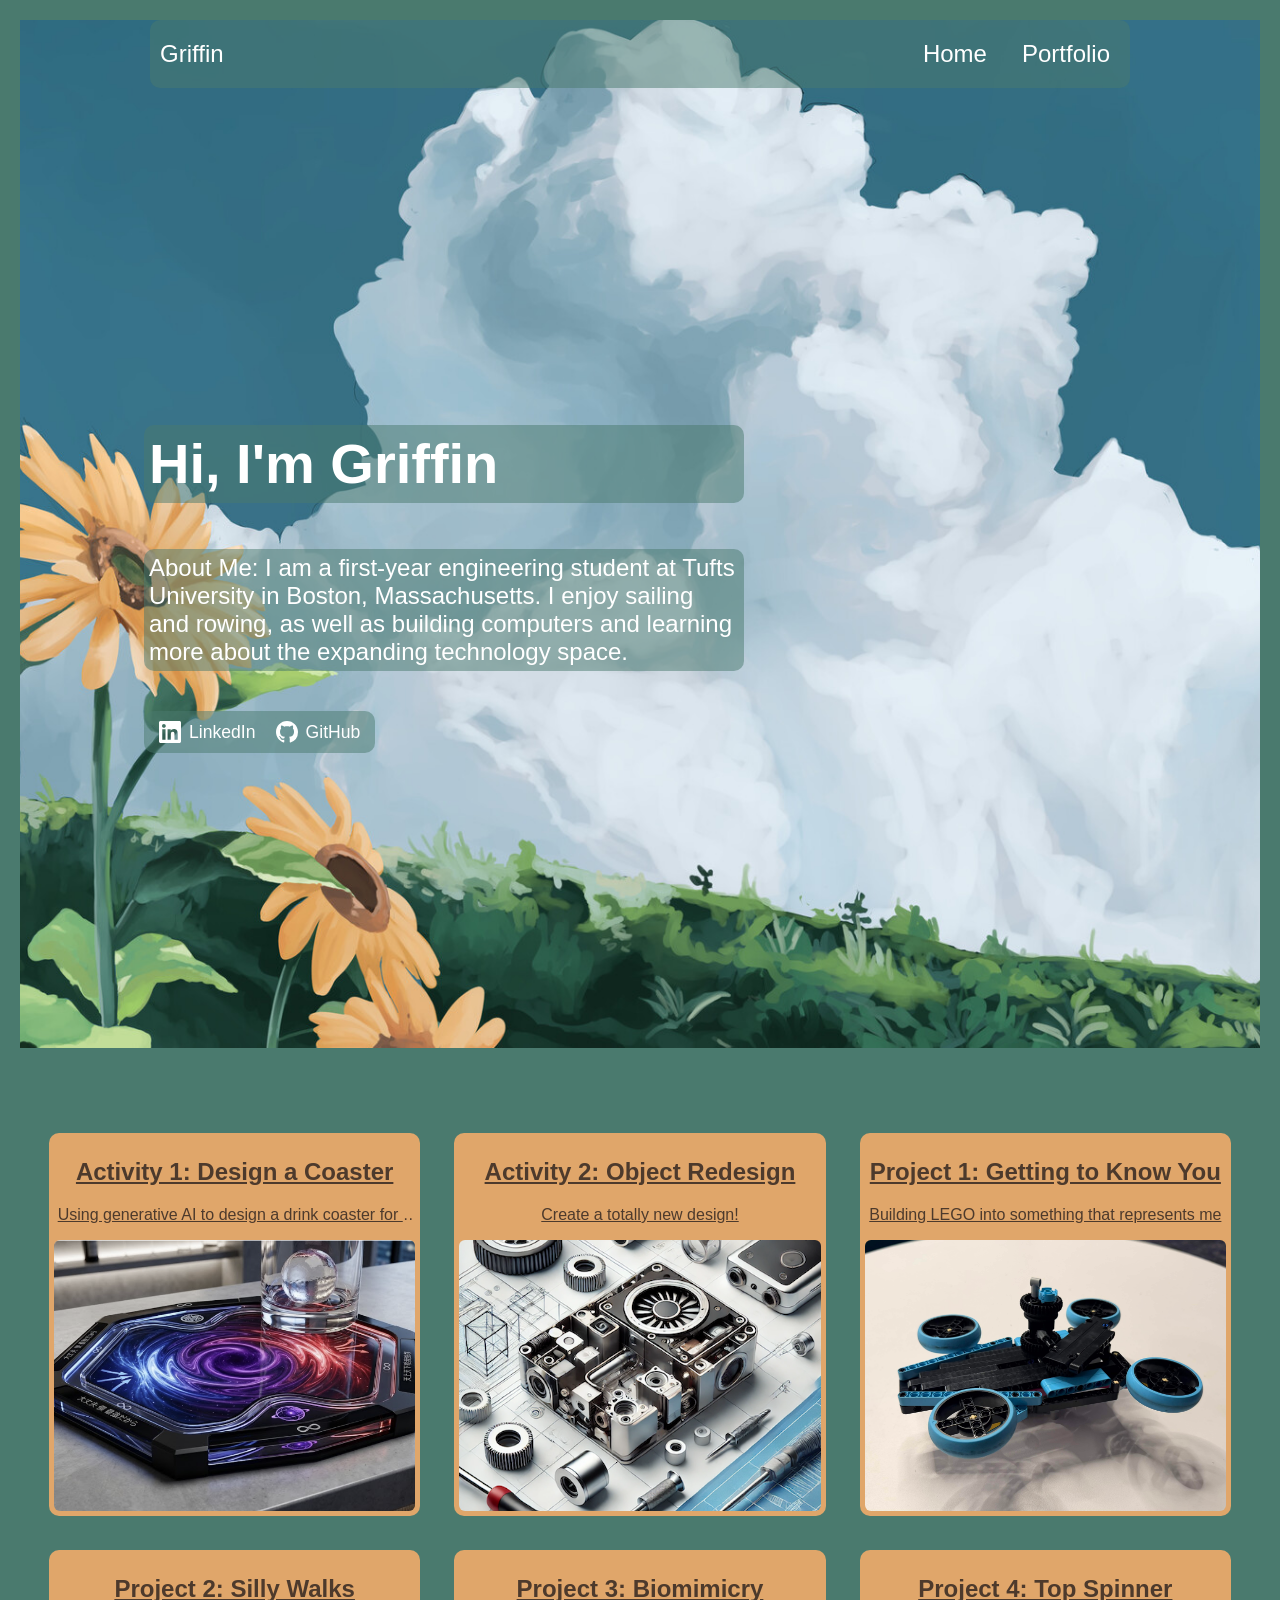
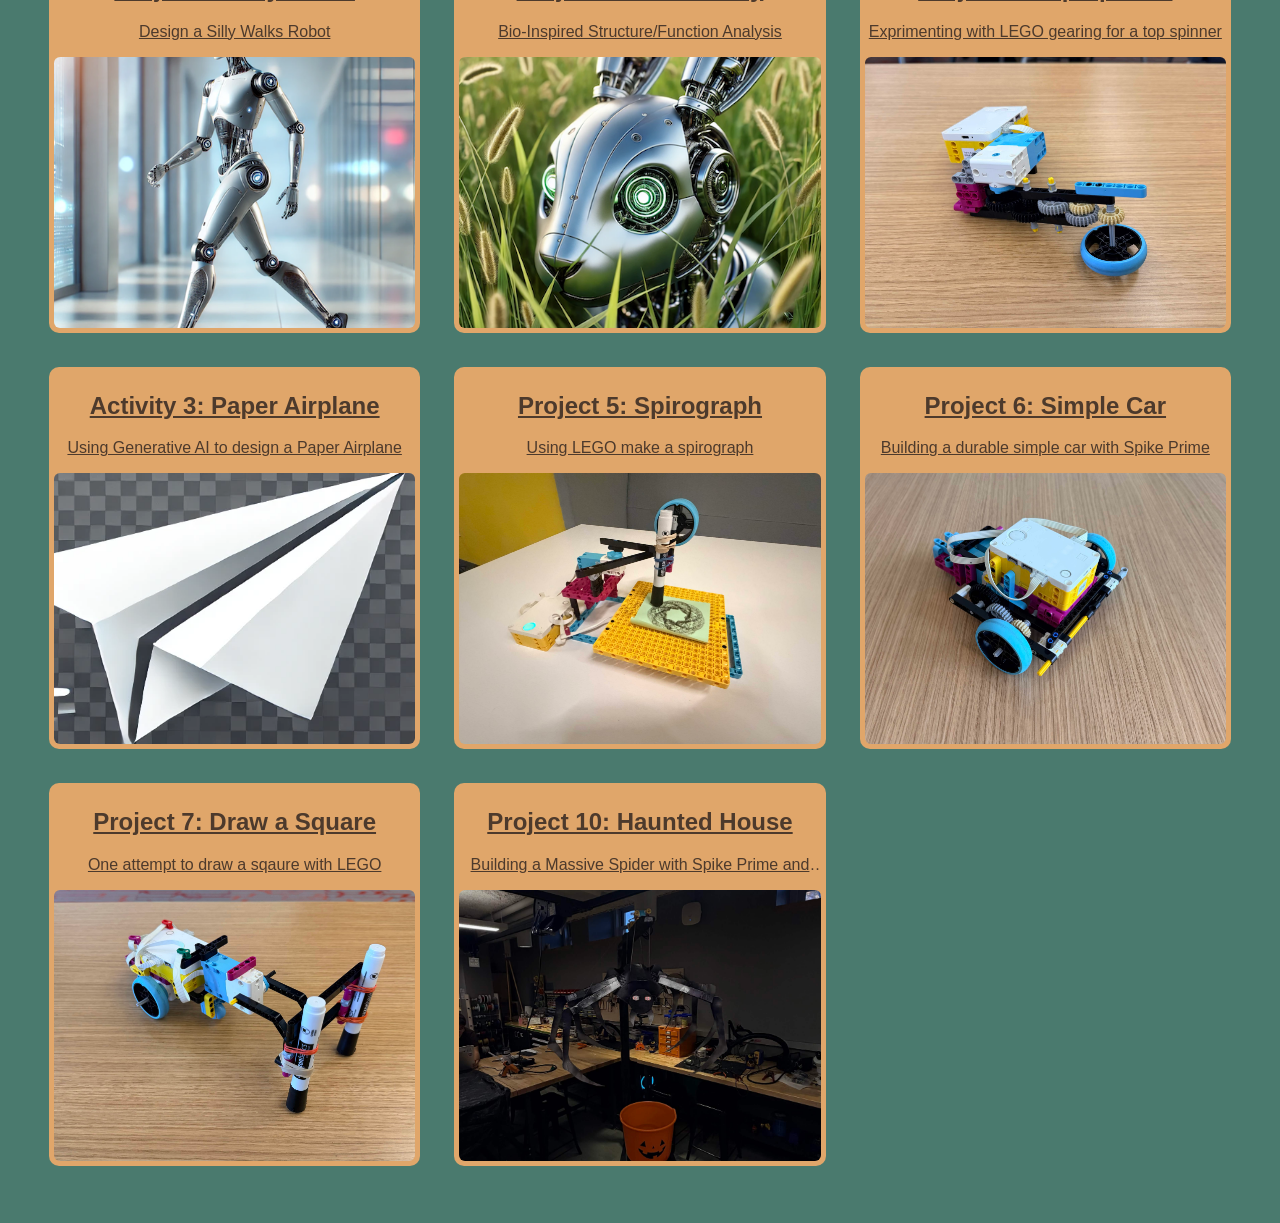
<file: index.html>
<!DOCTYPE html>
<html lang="en">
<head>
    <title>FIRSTNAME LASTNAME - Portfolio</title>

    <!-- Recommended meta tags -->
    <meta charset="UTF-8">
    <meta name="viewport" content="width=device-width,initial-scale=1.0">
    <meta name="description" content="FIRSTNAME LASTNAME's engineering portfolio: activities and projects from an intro-to-engineering course.">

    <!-- Stylesheet (CSS) -->
    <link rel="stylesheet" href="./index.css">
</head>
<body>

    <!-- Header and Navigation Section -->
    <header class="header">
        <a class="name">Griffin</a>
        <nav class="navbar">
            <a href="#">Home</a>
            <a href="#portfolio">Portfolio</a>
        </nav>
    </header>

    <!-- Introduction Section -->
    <section class="home" style="background:url(./images/header.jpg) no-repeat; background-size: cover; background-position: center;">
        <div class="home-content">
            <h1>Hi, I'm Griffin</h1>
            <p>About Me: I am a first-year engineering student at Tufts University in Boston, Massachusetts.  I enjoy sailing and rowing, as well as building computers and learning more about the expanding technology space.</p>

            <!-- Replace these hrefs with your own LinkedIn/GitHub URLs -->
            <div class="socials">
                <a href="https://www.linkedin.com/in/your-username" target="_blank" rel="noopener" class="social-link">
                    <svg viewBox="0 0 24 24" aria-hidden="true"><path d="M20.447 20.452h-3.554v-5.569c0-1.328-.027-3.037-1.852-3.037-1.853 0-2.136 1.446-2.136 2.939v5.667H9.351V9h3.414v1.561h.046c.477-.9 1.637-1.85 3.37-1.85 3.601 0 4.267 2.37 4.267 5.455v6.286zM5.337 7.433c-1.144 0-2.063-.926-2.063-2.065 0-1.138.92-2.063 2.063-2.063 1.14 0 2.064.925 2.064 2.063 0 1.139-.925 2.065-2.064 2.065zm1.782 13.019H3.555V9h3.564v11.452zM22.225 0H1.771C.792 0 0 .774 0 1.729v20.542C0 23.227.792 24 1.771 24h20.451C23.2 24 24 23.227 24 22.271V1.729C24 .774 23.2 0 22.222 0h.003z"/></svg>
                    <span>LinkedIn</span>
                </a>
                <a href="https://github.com/your-username" target="_blank" rel="noopener" class="social-link">
                    <svg viewBox="0 0 24 24" aria-hidden="true"><path d="M12 0C5.37 0 0 5.37 0 12c0 5.31 3.435 9.795 8.205 11.385.6.105.825-.255.825-.57 0-.285-.015-1.23-.015-2.235-3.015.555-3.795-.735-4.035-1.41-.135-.345-.72-1.41-1.23-1.695-.42-.225-1.02-.78-.015-.795.945-.015 1.62.87 1.845 1.23 1.08 1.815 2.805 1.305 3.495.99.105-.78.42-1.305.765-1.605-2.67-.3-5.46-1.335-5.46-5.925 0-1.305.465-2.385 1.23-3.225-.12-.3-.54-1.53.12-3.18 0 0 1.005-.315 3.3 1.23.96-.27 1.98-.405 3-.405s2.04.135 3 .405c2.295-1.56 3.3-1.23 3.3-1.23.66 1.65.24 2.88.12 3.18.765.84 1.23 1.905 1.23 3.225 0 4.605-2.805 5.625-5.475 5.925.435.375.81 1.095.81 2.22 0 1.605-.015 2.895-.015 3.3 0 .315.225.69.825.57A12.02 12.02 0 0024 12c0-6.63-5.37-12-12-12z"/></svg>
                    <span>GitHub</span>
                </a>
            </div>
        </div>
    </section>

    <!-- Portfolio Section -->
    <a name="portfolio"></a>
    <section class="portfolio">

        <!-- PROJECT -->
        <article class="project-card">
            <a href="./activity01.html" class="project-link" target="_blank" rel="noopener noreferrer">
                <h2 class="project-title">Activity 1: Design a Coaster</h2>
                <p class="project-desc">Using generative AI to design a drink coaster for a fictional character</p>
                <img src="./images/Coaster%20Design%20Image.png" class="project-img">
            </a>
        </article>

        <!-- PROJECT -->
        <article class="project-card">
            <a href="./activity02.html" class="project-link" target="_blank" rel="noopener noreferrer">
                <h2 class="project-title">Activity 2: Object Redesign</h2>
                <p class="project-desc">Create a totally new design!</p>
                <img src="./images/activity02.png" class="project-img">
            </a>
        </article>

        <!-- PROJECT -->
        <article class="project-card">
            <a href="./project01.html" class="project-link" target="_blank" rel="noopener noreferrer">
                <h2 class="project-title">Project 1: Getting to Know You</h2>
                <p class="project-desc">Building LEGO into something that represents me</p>
                <img src="./images/LEGO%20Helicarrier%20p4.jpg" class="project-img">
            </a>
        </article>

        <!-- PROJECT -->
        <article class="project-card">
            <a href="./project02.html" class="project-link" target="_blank" rel="noopener noreferrer">
                <h2 class="project-title">Project 2: Silly Walks</h2>
                <p class="project-desc">Design a Silly Walks Robot</p>
                <img src="./images/project02.png" class="project-img">
            </a>
        </article>

        <!-- PROJECT -->
        <article class="project-card">
            <a href="./project03.html" class="project-link" target="_blank" rel="noopener noreferrer">
                <h2 class="project-title">Project 3: Biomimicry</h2>
                <p class="project-desc">Bio-Inspired Structure/Function Analysis</p>
                <img src="./images/project03.png" class="project-img">
            </a>
        </article>

        <!-- PROJECT -->
        <article class="project-card">
            <a href="./project04.html" class="project-link" target="_blank" rel="noopener noreferrer">
                <h2 class="project-title">Project 4: Top Spinner</h2>
                <p class="project-desc">Exprimenting with LEGO gearing for a top spinner</p>
                <img src="./images/Top%20Spinner%20-%20front.jpg" class="project-img" alt="Top Spinner viewed from the front">
            </a>
        </article>

        <!-- PROJECT -->
        <article class="project-card">
            <a href="./activity03.html" class="project-link" target="_blank" rel="noopener noreferrer">
                <h2 class="project-title">Activity 3: Paper Airplane</h2>
                <p class="project-desc">Using Generative AI to design a Paper Airplane</p>
                <img src="./images/activity03.png" class="project-img">
            </a>
        </article>

        <!-- PROJECT -->
        <article class="project-card">
            <a href="./project05.html" class="project-link" target="_blank" rel="noopener noreferrer">
                <h2 class="project-title">Project 5: Spirograph</h2>
                <p class="project-desc">Using LEGO make a spirograph</p>
                <img src="./images/Spirograph%20-%20front.jpg" class="project-img">
            </a>
        </article>

        <!-- PROJECT -->
        <article class="project-card">
            <a href="./project06.html" class="project-link" target="_blank" rel="noopener noreferrer">
                <h2 class="project-title">Project 6: Simple Car</h2>
                <p class="project-desc">Building a durable simple car with Spike Prime</p>
                <img src="./images/Simple%20Car%20-%20front%20angle.jpg" class="project-img" alt="Simple car viewed from the front angle">
            </a>
        </article>

        <!-- PROJECT -->
        <article class="project-card">
            <a href="./project07.html" class="project-link" target="_blank" rel="noopener noreferrer">
                <h2 class="project-title">Project 7: Draw a Square</h2>
                <p class="project-desc">One attempt to draw a sqaure with LEGO</p>
                <img src="./images/Square%20-%20front%20angle.jpg" class="project-img" alt="LEGO square-drawing project viewed from the front angle">
            </a>
        </article>

        <!-- PROJECT -->
        <article class="project-card">
            <a href="./project10.html" class="project-link" target="_blank" rel="noopener noreferrer">
                <h2 class="project-title">Project 10: Haunted House</h2>
                <p class="project-desc">Building a Massive Spider with Spike Prime and Cardboard</p>
                <img src="./images/Spooder%20-%20Phase%202%20-%20In%20Haunted%20House.jpg" class="project-img" alt="Spooder in the haunted house">
            </a>
        </article>

    </section>
    
</body>
</html>
</file>
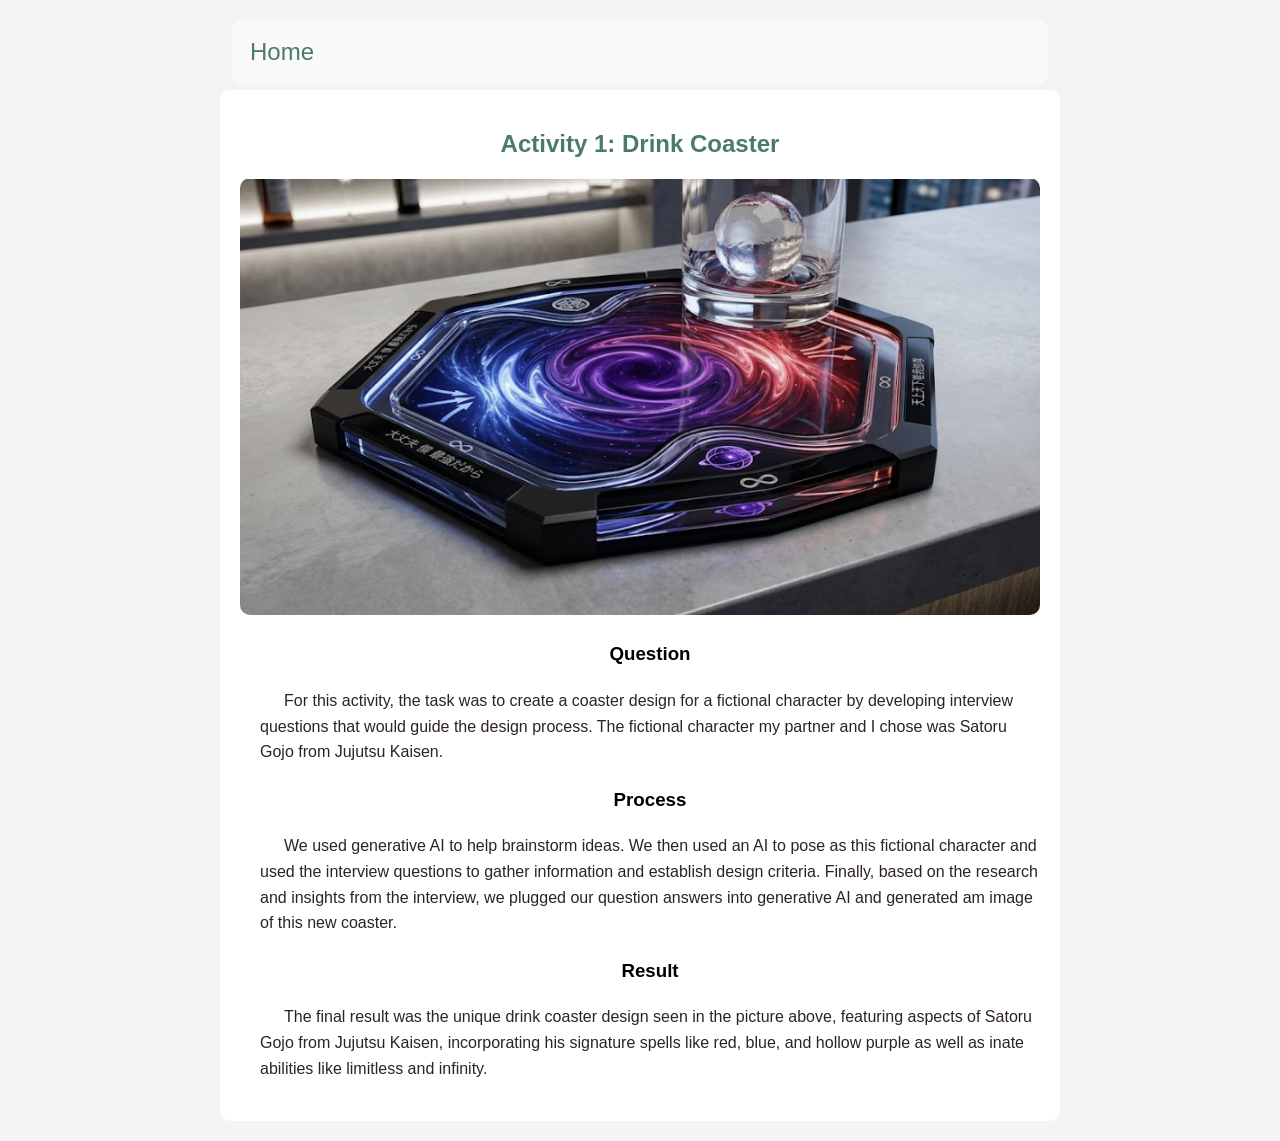
<file: activity01.html>
<!DOCTYPE html>
<html lang="en">
<head>
    <title>Activity 1: Drink Coaster</title>
    <link rel="stylesheet" href="./project.css">
</head>
<body>

    <!-- Header and Navigation Section -->
    <header class="header">
        <nav class="navbar">
            <a href="./index.html" class="active">Home</a>
        </nav>
    </header>

    <!-- Project Information -->
    <div class="proj-container">

        <h2 class='proj-header'>Activity 1: Drink Coaster</h2>

        <div class="proj-img-container">
            <img src="./images/Coaster%20Design%20Image.png">
        </div>

        <div class="proj-desc">
            <div class="proj-section">
                <h3 class="section-header">Question</h3>
                <p>For this activity, the task was to create a coaster design for a fictional character by developing interview questions that would guide the design process.  The fictional character my partner and I chose was Satoru Gojo from Jujutsu Kaisen.</p>
            </div>
            <div class="proj-section">
                <h3 class="section-header">Process</h3>
                <p>We used generative AI to help brainstorm ideas. We then used an AI to pose as this fictional character and used the interview questions to gather information and establish design criteria. Finally, based on the research and insights from the interview, we plugged our question answers into generative AI and generated am image of this new coaster.</p>
            </div>
            <div class="proj-section">
                <h3 class="section-header">Result</h3>
                <p>The final result was the unique drink coaster design seen in the picture above, featuring aspects of Satoru Gojo from Jujutsu Kaisen, incorporating his signature spells like red, blue, and hollow purple as well as inate abilities like limitless and infinity.  </p>
            </div>
        </div>

    </div>
    <!-- End Project Information -->

</body>
</html>
</file>
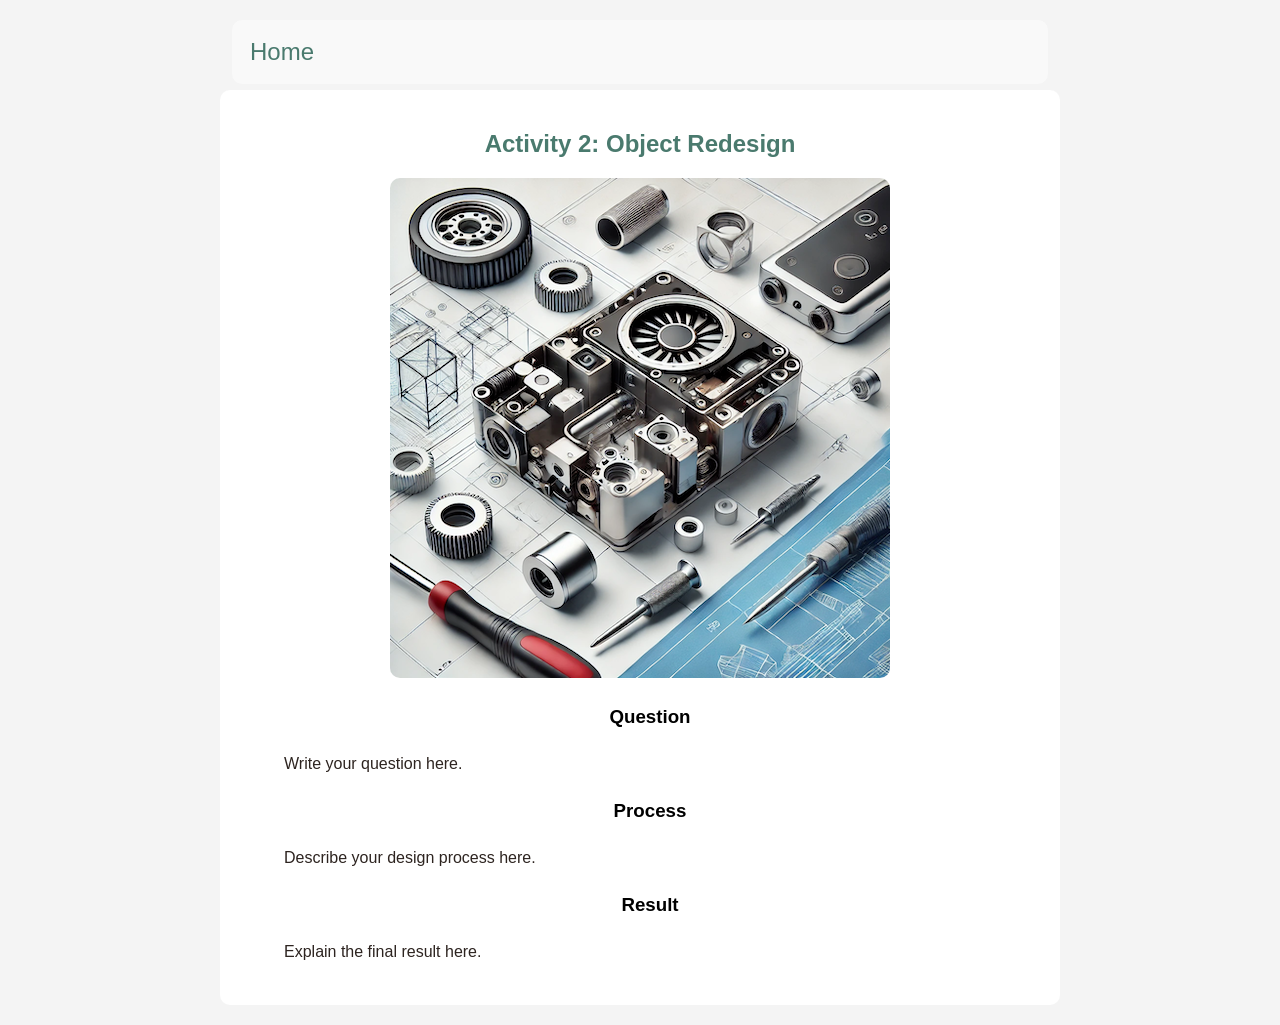
<file: activity02.html>
<!DOCTYPE html>
<html lang="en">
<head>
    <title>Activity 2: Object Redesign</title>
    <link rel="stylesheet" href="./project.css">
</head>
<body>

    <!-- Header and Navigation Section -->
    <header class="header">
        <nav class="navbar">
            <a href="./index.html" class="active">Home</a>
        </nav>
    </header>

    <!-- Project Information -->
    <div class="proj-container">

        <h2 class='proj-header'>Activity 2: Object Redesign</h2>

        <div class="proj-img-container">
            <img src="./images/activity02.png">
        </div>

        <div class="proj-desc">
            <div class="proj-section">
                <h3 class="section-header">Question</h3>
                <p>Write your question here.</p>
            </div>
            <div class="proj-section">
                <h3 class="section-header">Process</h3>
                <p>Describe your design process here.</p>
            </div>
            <div class="proj-section">
                <h3 class="section-header">Result</h3>
                <p>Explain the final result here.</p>
            </div>
        </div>

    </div>
    <!-- End Project Information -->

</body>
</html>
</file>
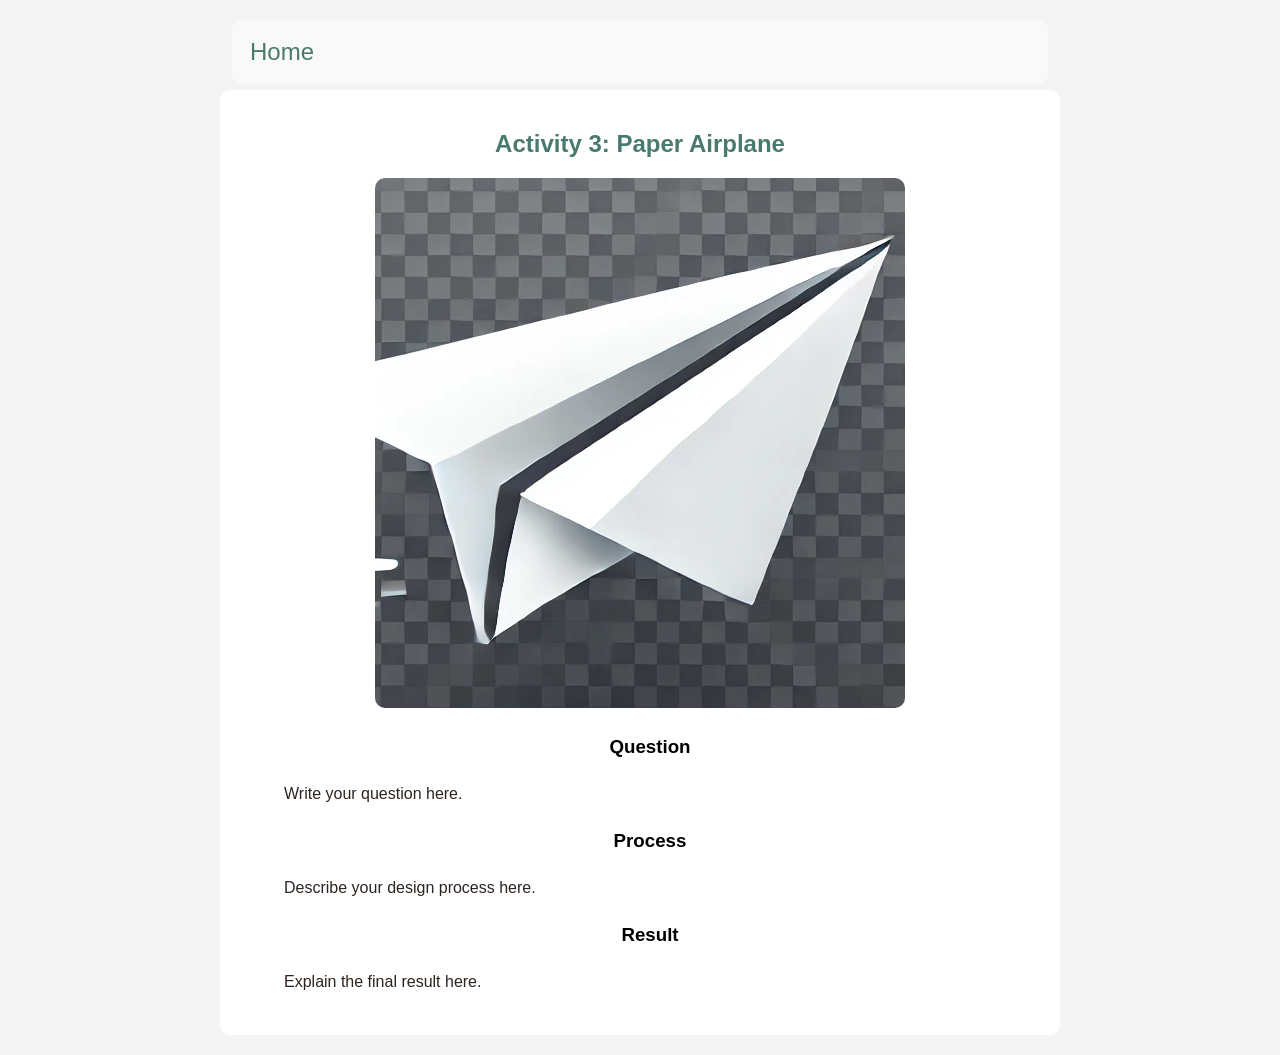
<file: activity03.html>
<!DOCTYPE html>
<html lang="en">
<head>
    <title>Activity 3: Paper Airplane</title>
    <link rel="stylesheet" href="./project.css">
</head>
<body>

    <!-- Header and Navigation Section -->
    <header class="header">
        <nav class="navbar">
            <a href="./index.html" class="active">Home</a>
        </nav>
    </header>

    <!-- Project Information -->
    <div class="proj-container">

        <h2 class='proj-header'>Activity 3: Paper Airplane</h2>

        <div class="proj-img-container">
            <img src="./images/activity03.png">
        </div>

        <div class="proj-desc">
            <div class="proj-section">
                <h3 class="section-header">Question</h3>
                <p>Write your question here.</p>
            </div>
            <div class="proj-section">
                <h3 class="section-header">Process</h3>
                <p>Describe your design process here.</p>
            </div>
            <div class="proj-section">
                <h3 class="section-header">Result</h3>
                <p>Explain the final result here.</p>
            </div>
        </div>

    </div>
    <!-- End Project Information -->

</body>
</html>
</file>
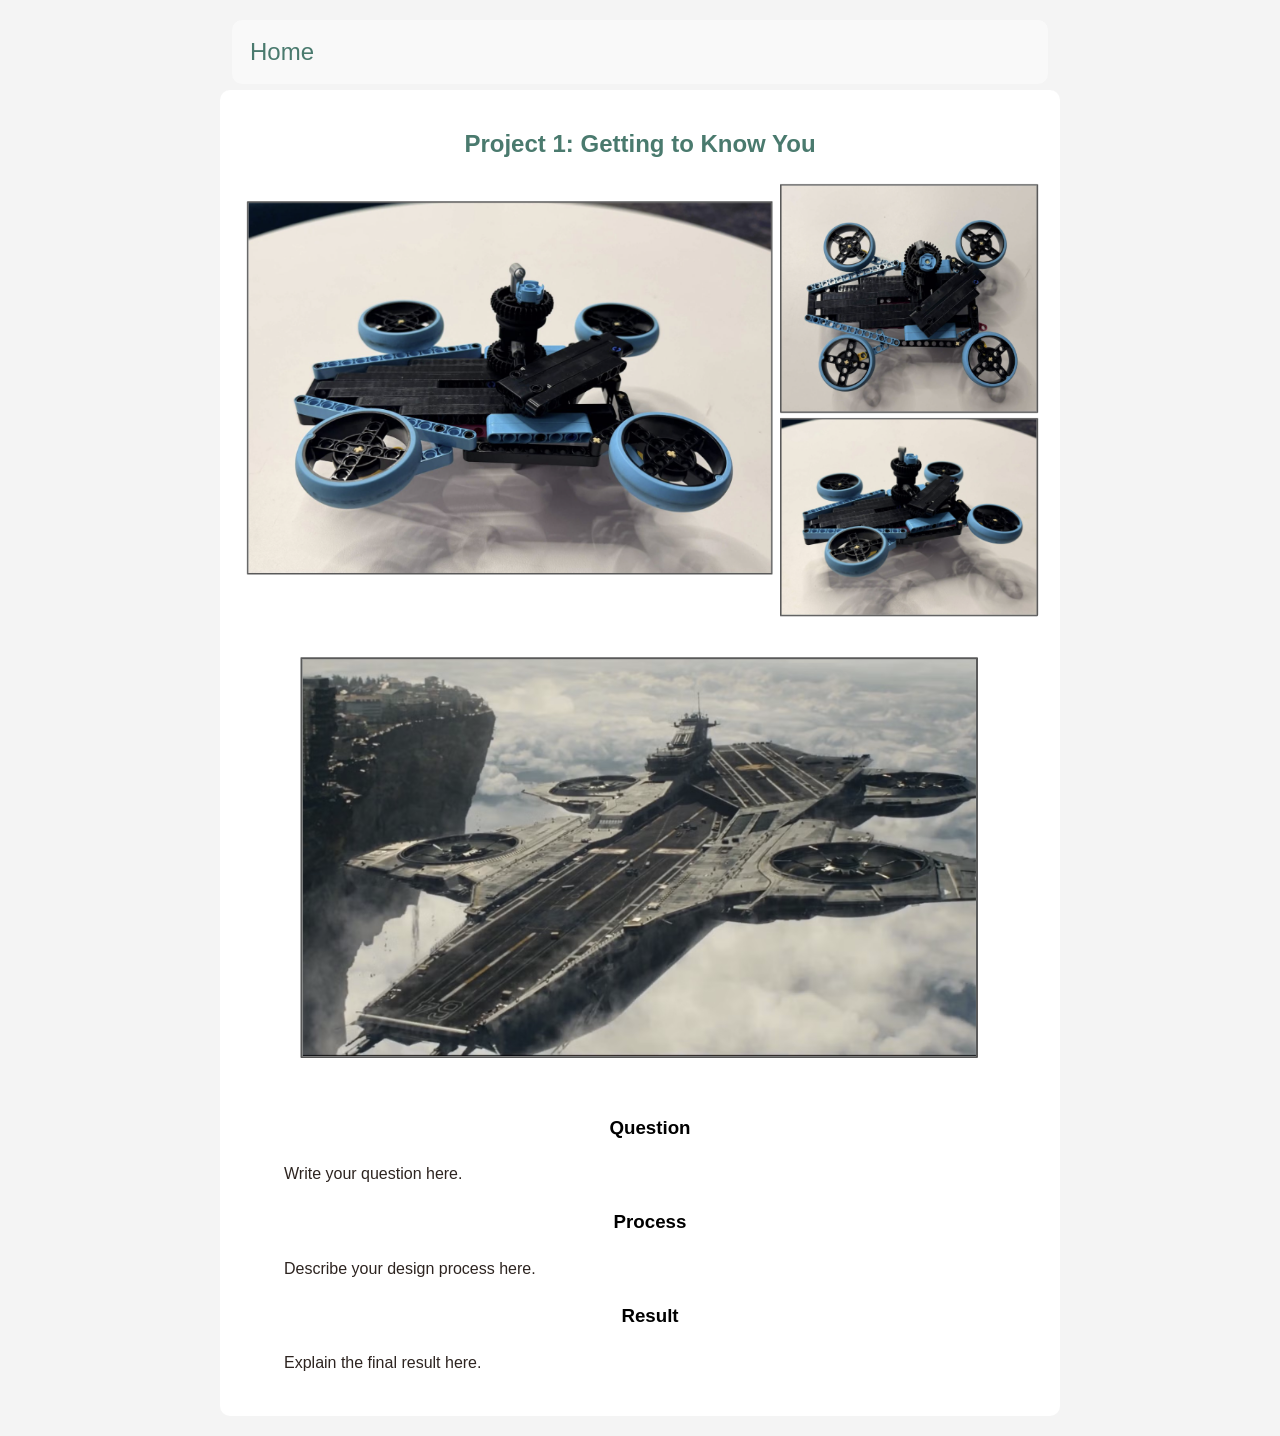
<file: project01.html>
<!DOCTYPE html>
<html lang="en">
<head>
    <title>Project 1: Getting to Know You</title>
    <link rel="stylesheet" href="./project.css">
</head>
<body>

    <!-- Header and Navigation Section -->
    <header class="header">
        <nav class="navbar">
            <a href="./index.html" class="active">Home</a>
        </nav>
    </header>

    <!-- Project Information -->
    <div class="proj-container">

        <h2 class='proj-header'>Project 1: Getting to Know You</h2>

        <div class="proj-img-container">
            <img src="./images/LEGO%20Helicarrier%20collage%20for%20github.png" alt="Helicarrier collage">
        </div>

        <div class="proj-img-container">
            <img src="./images/Actual%20helicarrier%20for%20comparison.png" alt="Actual Helicarrier comparison image">
        </div>

        <div class="proj-desc">
            <div class="proj-section">
                <h3 class="section-header">Question</h3>
                <p>Write your question here.</p>
            </div>
            <div class="proj-section">
                <h3 class="section-header">Process</h3>
                <p>Describe your design process here.</p>
            </div>
            <div class="proj-section">
                <h3 class="section-header">Result</h3>
                <p>Explain the final result here.</p>
            </div>
        </div>

    </div>
    <!-- End Project Information -->

</body>
</html>
</file>
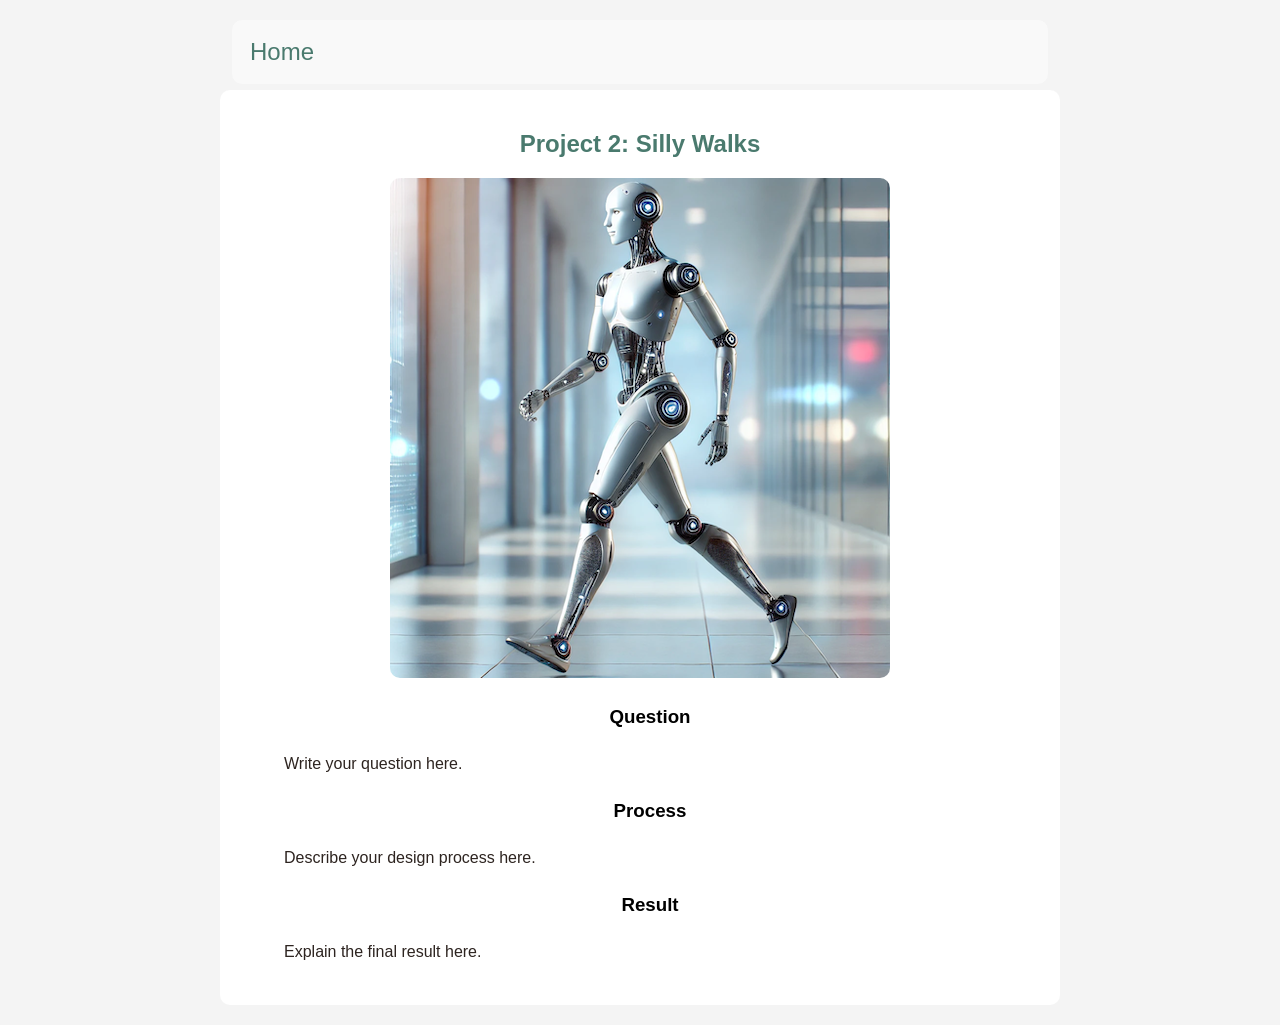
<file: project02.html>
<!DOCTYPE html>
<html lang="en">
<head>
    <title>Project 2: Silly Walks</title>
    <link rel="stylesheet" href="./project.css">
</head>
<body>

    <!-- Header and Navigation Section -->
    <header class="header">
        <nav class="navbar">
            <a href="./index.html" class="active">Home</a>
        </nav>
    </header>

    <!-- Project Information -->
    <div class="proj-container">

        <h2 class='proj-header'>Project 2: Silly Walks</h2>

        <div class="proj-img-container">
            <img src="./images/project02.png">
        </div>

        <div class="proj-desc">
            <div class="proj-section">
                <h3 class="section-header">Question</h3>
                <p>Write your question here.</p>
            </div>
            <div class="proj-section">
                <h3 class="section-header">Process</h3>
                <p>Describe your design process here.</p>
            </div>
            <div class="proj-section">
                <h3 class="section-header">Result</h3>
                <p>Explain the final result here.</p>
            </div>
        </div>

    </div>
    <!-- End Project Information -->

</body>
</html>
</file>
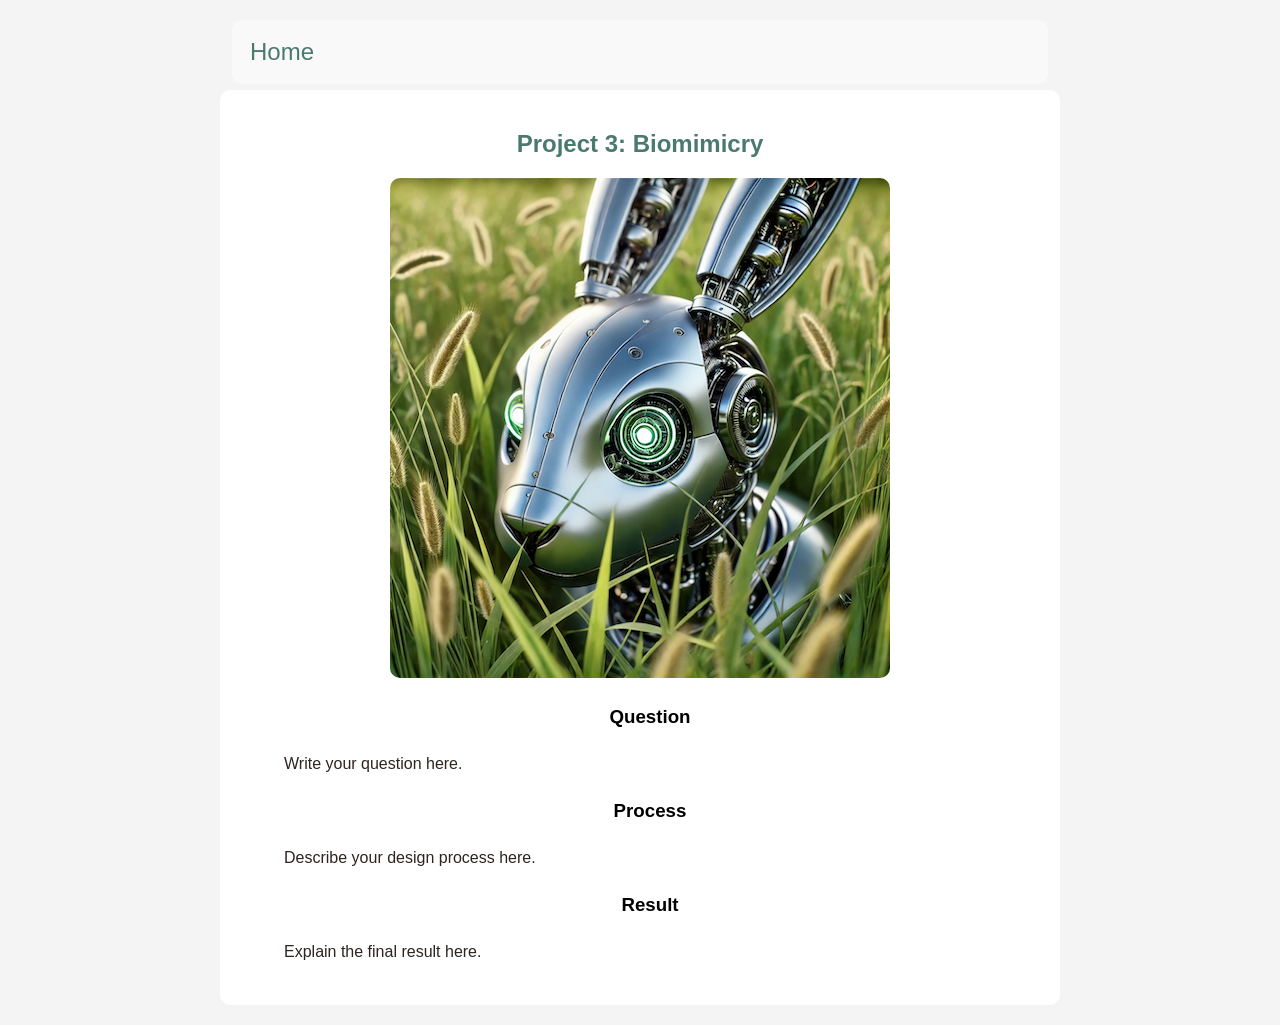
<file: project03.html>
<!DOCTYPE html>
<html lang="en">
<head>
    <title>Project 3: Biomimicry</title>
    <link rel="stylesheet" href="./project.css">
</head>
<body>

    <!-- Header and Navigation Section -->
    <header class="header">
        <nav class="navbar">
            <a href="./index.html" class="active">Home</a>
        </nav>
    </header>

    <!-- Project Information -->
    <div class="proj-container">

        <h2 class='proj-header'>Project 3: Biomimicry</h2>

        <div class="proj-img-container">
            <img src="./images/project03.png">
        </div>

        <div class="proj-desc">
            <div class="proj-section">
                <h3 class="section-header">Question</h3>
                <p>Write your question here.</p>
            </div>
            <div class="proj-section">
                <h3 class="section-header">Process</h3>
                <p>Describe your design process here.</p>
            </div>
            <div class="proj-section">
                <h3 class="section-header">Result</h3>
                <p>Explain the final result here.</p>
            </div>
        </div>

    </div>
    <!-- End Project Information -->

</body>
</html>
</file>
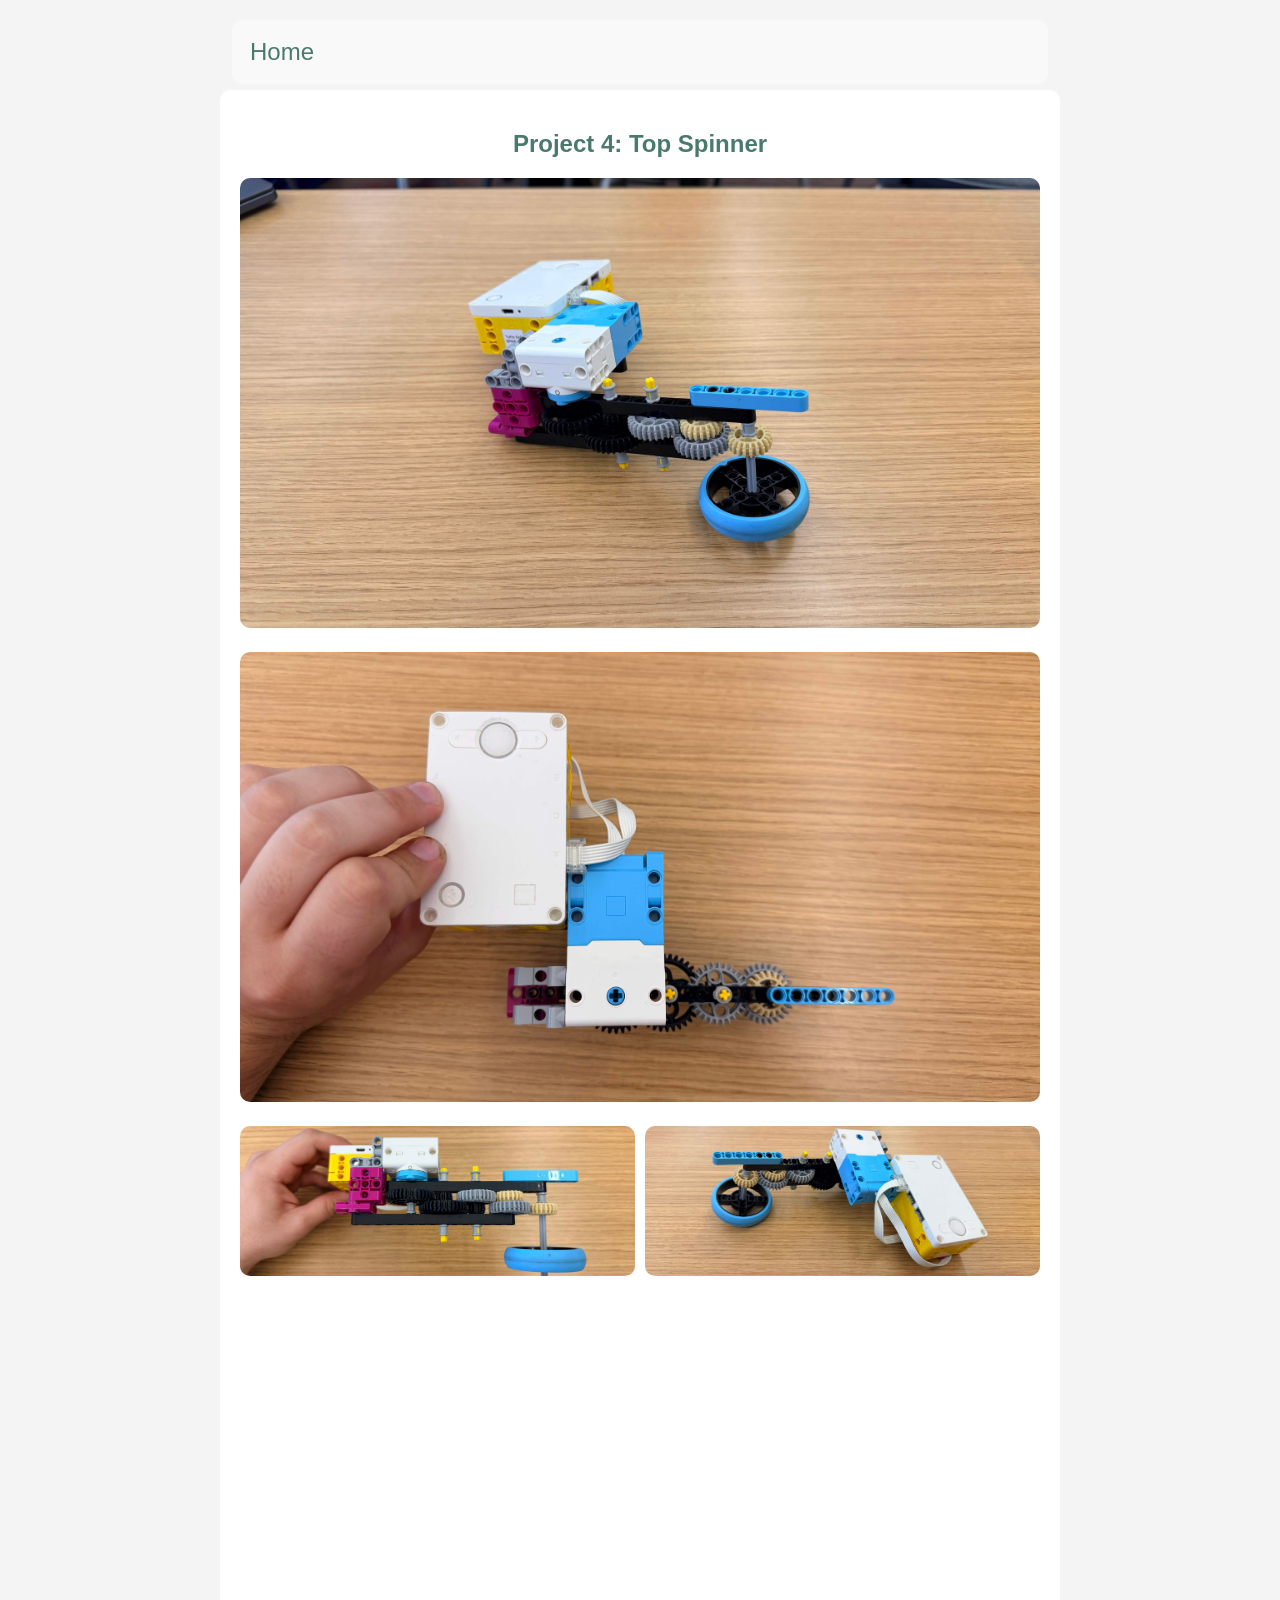
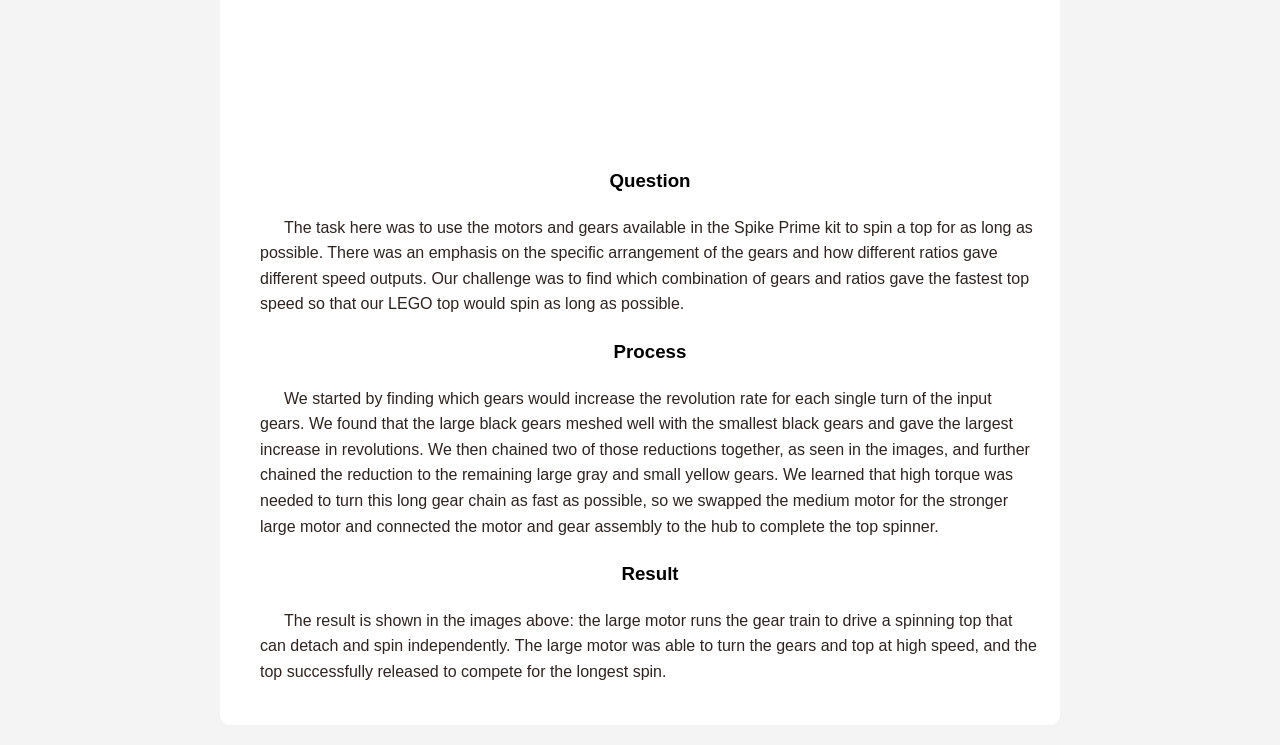
<file: project04.html>
<!DOCTYPE html>
<html lang="en">
<head>
    <title>Project 4: Top Spinner</title>
    <link rel="stylesheet" href="./project.css">
</head>
<body>

    <!-- Header and Navigation Section -->
    <header class="header">
        <nav class="navbar">
            <a href="./index.html" class="active">Home</a>
        </nav>
    </header>

    <!-- Project Information -->
    <div class="proj-container">

        <h2 class='proj-header'>Project 4: Top Spinner</h2>

        <div class="proj-img-container">
            <img src="./images/Top%20Spinner%20-%20front.jpg" alt="Top Spinner viewed from the front">
        </div>

        <div class="proj-img-container">
            <img src="./images/Top%20Spinner%20-%20top%20down.jpg" alt="Top Spinner viewed from above">
        </div>

        <div class="proj-gallery proj-gallery-two-column">
            <img src="./images/Top%20Spinner%20-%20gears.jpg" alt="Gears inside the Top Spinner">
            <img src="./images/Top%20Spinner%20-%20back.jpg" alt="Back view of the Top Spinner">
        </div>

        <div class="proj-video-container">
            <iframe width="560" height="315" src="https://www.youtube.com/embed/HYK9-Uq8i2U?si=4sfQ283fBkko5VC1" title="YouTube video player" frameborder="0" allow="accelerometer; autoplay; clipboard-write; encrypted-media; gyroscope; picture-in-picture; web-share" referrerpolicy="strict-origin-when-cross-origin" allowfullscreen></iframe>
        </div>

        <div class="proj-desc">
            <div class="proj-section">
                <h3 class="section-header">Question</h3>
                <p>The task here was to use the motors and gears available in the Spike Prime kit to spin a top for as long as possible. There was an emphasis on the specific arrangement of the gears and how different ratios gave different speed outputs. Our challenge was to find which combination of gears and ratios gave the fastest top speed so that our LEGO top would spin as long as possible.</p>
            </div>
            <div class="proj-section">
                <h3 class="section-header">Process</h3>
                <p>We started by finding which gears would increase the revolution rate for each single turn of the input gears. We found that the large black gears meshed well with the smallest black gears and gave the largest increase in revolutions. We then chained two of those reductions together, as seen in the images, and further chained the reduction to the remaining large gray and small yellow gears. We learned that high torque was needed to turn this long gear chain as fast as possible, so we swapped the medium motor for the stronger large motor and connected the motor and gear assembly to the hub to complete the top spinner.</p>
            </div>
            <div class="proj-section">
                <h3 class="section-header">Result</h3>
                <p>The result is shown in the images above: the large motor runs the gear train to drive a spinning top that can detach and spin independently. The large motor was able to turn the gears and top at high speed, and the top successfully released to compete for the longest spin.</p>
            </div>
        </div>

    </div>
    <!-- End Project Information -->

</body>
</html>
</file>
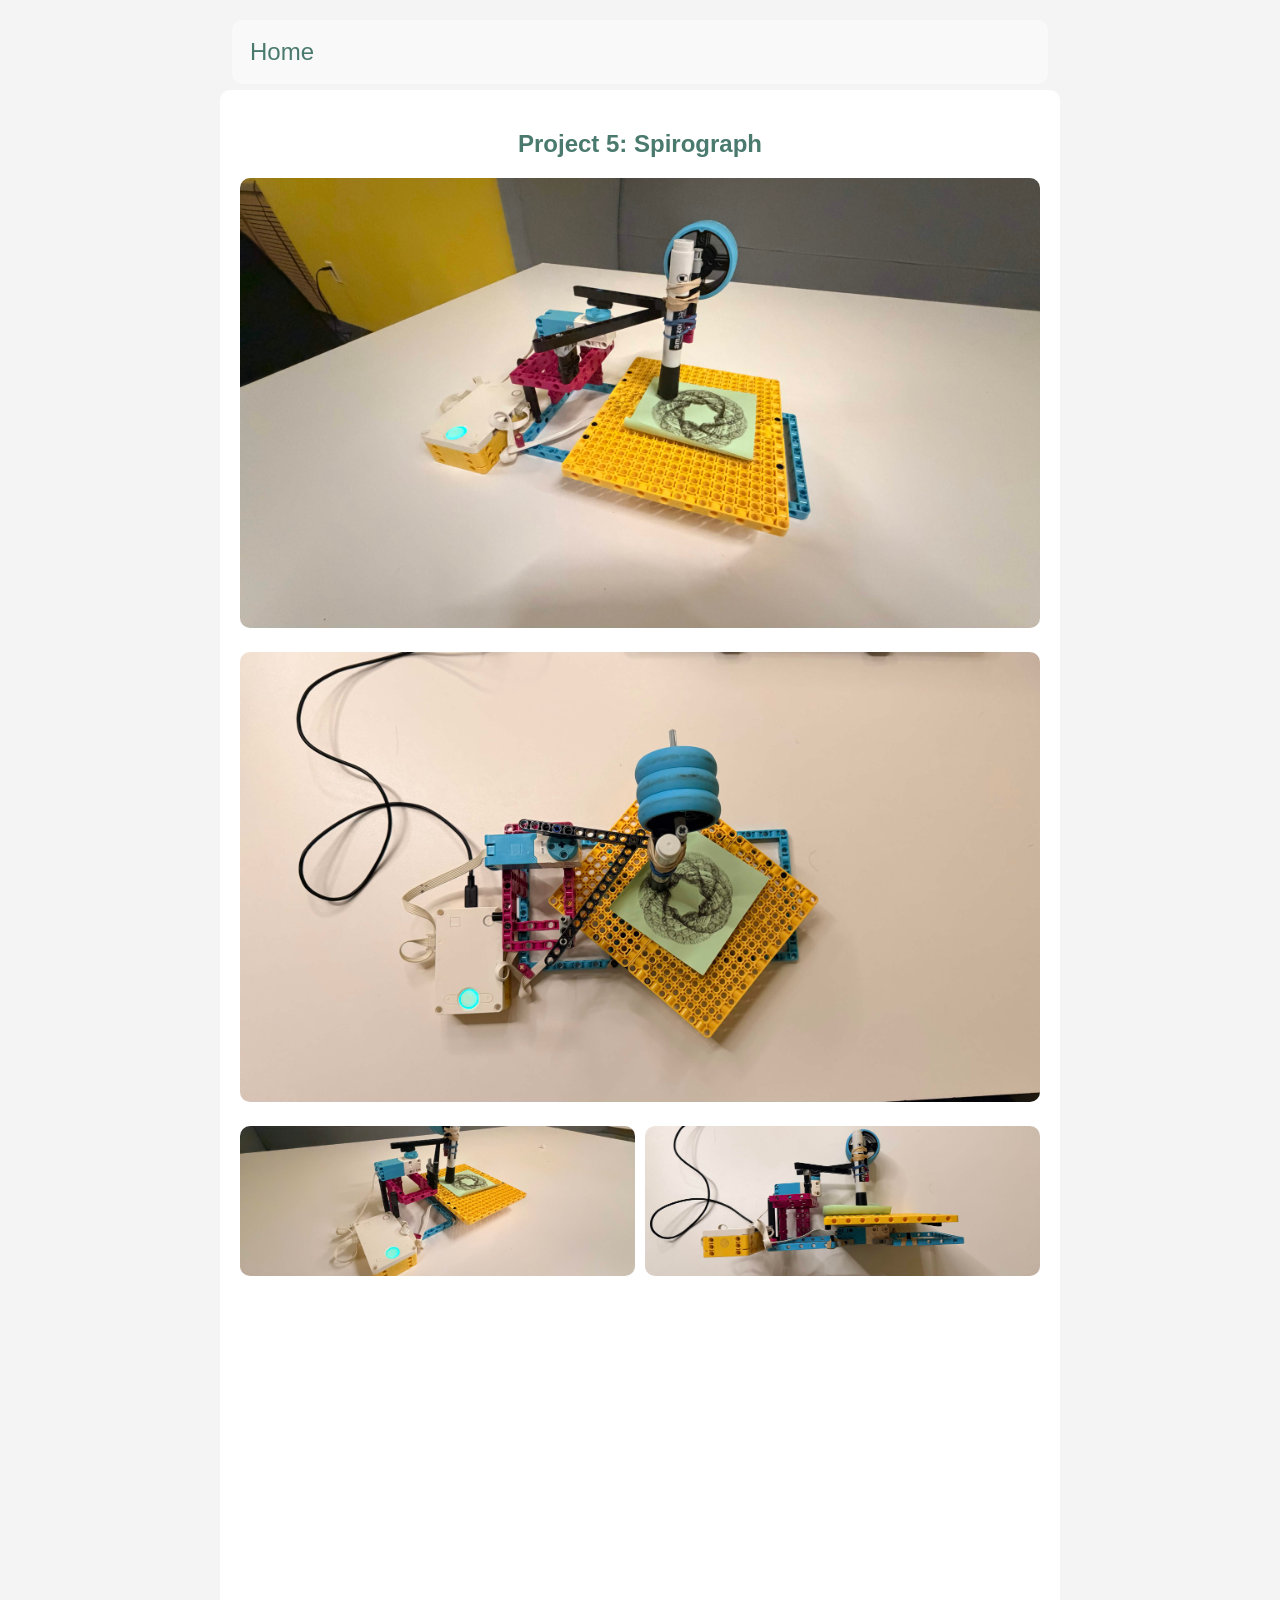
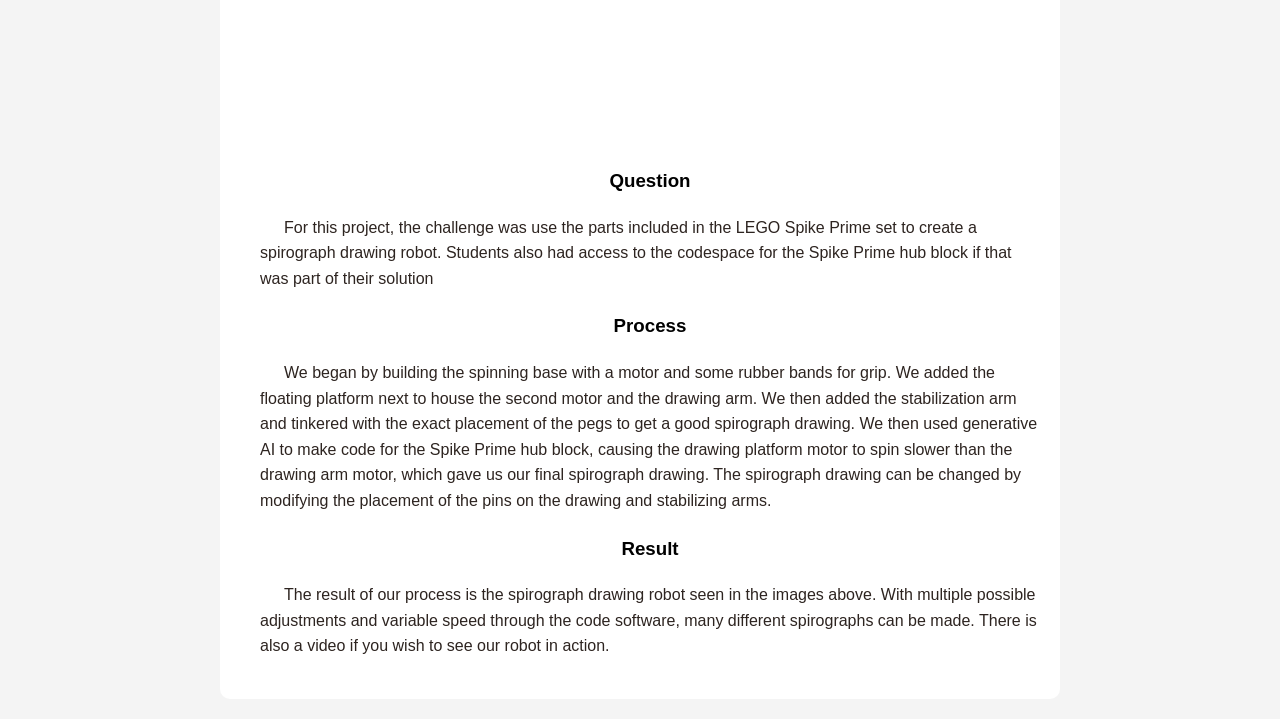
<file: project05.html>
<!DOCTYPE html>
<html lang="en">
<head>
    <title>Project 5: Spirograph</title>
    <link rel="stylesheet" href="./project.css">
</head>
<body>

    <!-- Header and Navigation Section -->
    <header class="header">
        <nav class="navbar">
            <a href="./index.html" class="active">Home</a>
        </nav>
    </header>

    <!-- Project Information -->
    <div class="proj-container">

        <h2 class='proj-header'>Project 5: Spirograph</h2>

        <div class="proj-img-container">
            <img src="./images/Spirograph%20-%20front.jpg" alt="Spirograph front view">
        </div>

        <div class="proj-img-container">
            <img src="./images/Spirograph%20-%20top.jpg" alt="Spirograph top view">
        </div>

        <div class="proj-gallery">
            <img src="./images/Spirograph%20-%20back.jpg" alt="Spirograph back view">
            <img src="./images/Spirograph%20-%20side.jpg" alt="Spirograph side view">
        </div>

        <div class="proj-video-container">
            <iframe width="560" height="315" src="https://www.youtube.com/embed/zkhHOJZP2GI?si=izQHH89y_HkOZjAf" title="YouTube video player" frameborder="0" allow="accelerometer; autoplay; clipboard-write; encrypted-media; gyroscope; picture-in-picture; web-share" referrerpolicy="strict-origin-when-cross-origin" allowfullscreen></iframe>
        </div>

        <div class="proj-desc">
            <div class="proj-section">
                <h3 class="section-header">Question</h3>
                <p>For this project, the challenge was use the parts included in the LEGO Spike Prime set to create a spirograph drawing robot. Students also had access to the codespace for the Spike Prime hub block if that was part of their solution</p>
            </div>
            <div class="proj-section">
                <h3 class="section-header">Process</h3>
                <p>We began by building the spinning base with a motor and some rubber bands for grip. We added the floating platform next to house the second motor and the drawing arm. We then added the stabilization arm and tinkered with the exact placement of the pegs to get a good spirograph drawing. We then used generative AI to make code for the Spike Prime hub block, causing the drawing platform motor to spin slower than the drawing arm motor, which gave us our final spirograph drawing. The spirograph drawing can be changed by modifying the placement of the pins on the drawing and stabilizing arms.</p>
            </div>
            <div class="proj-section">
                <h3 class="section-header">Result</h3>
                <p>The result of our process is the spirograph drawing robot seen in the images above. With multiple possible adjustments and variable speed through the code software, many different spirographs can be made. There is also a video if you wish to see our robot in action.</p>
            </div>
        </div>

    </div>
    <!-- End Project Information -->

</body>
</html>
</file>
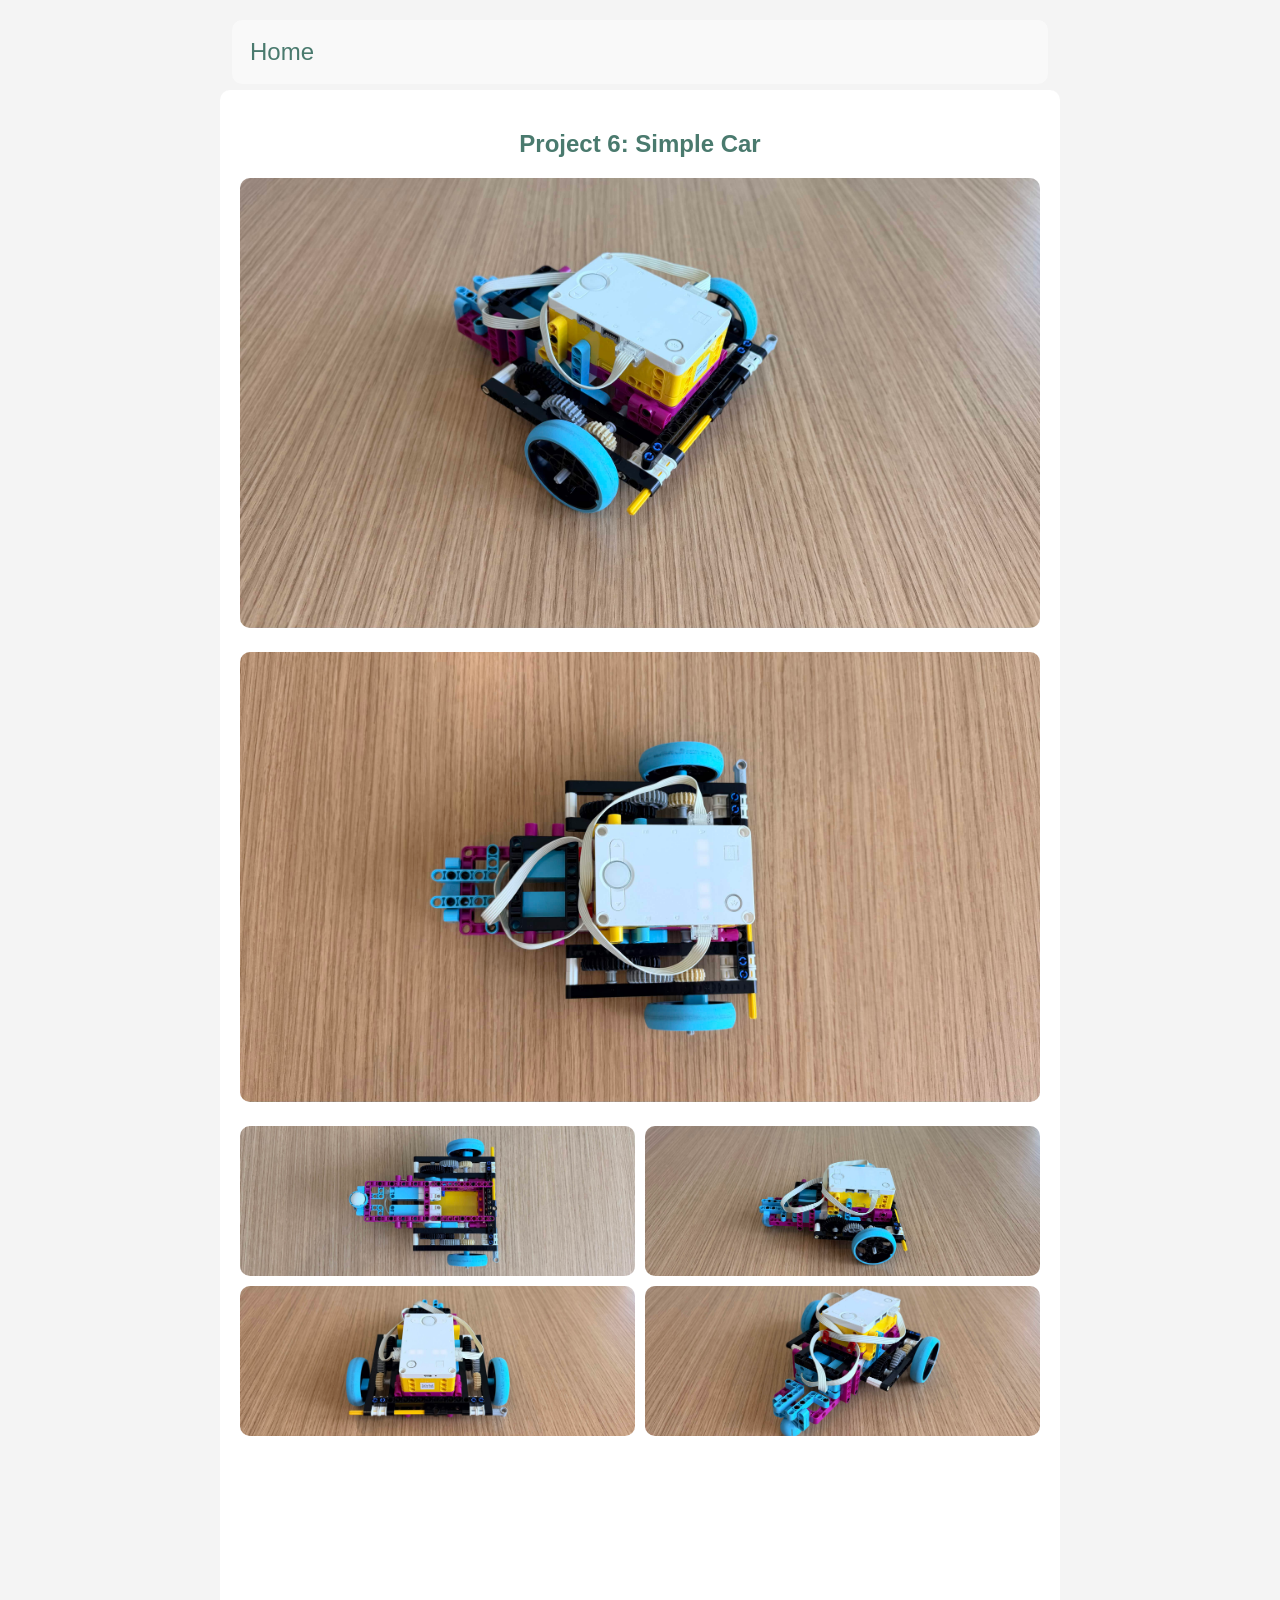
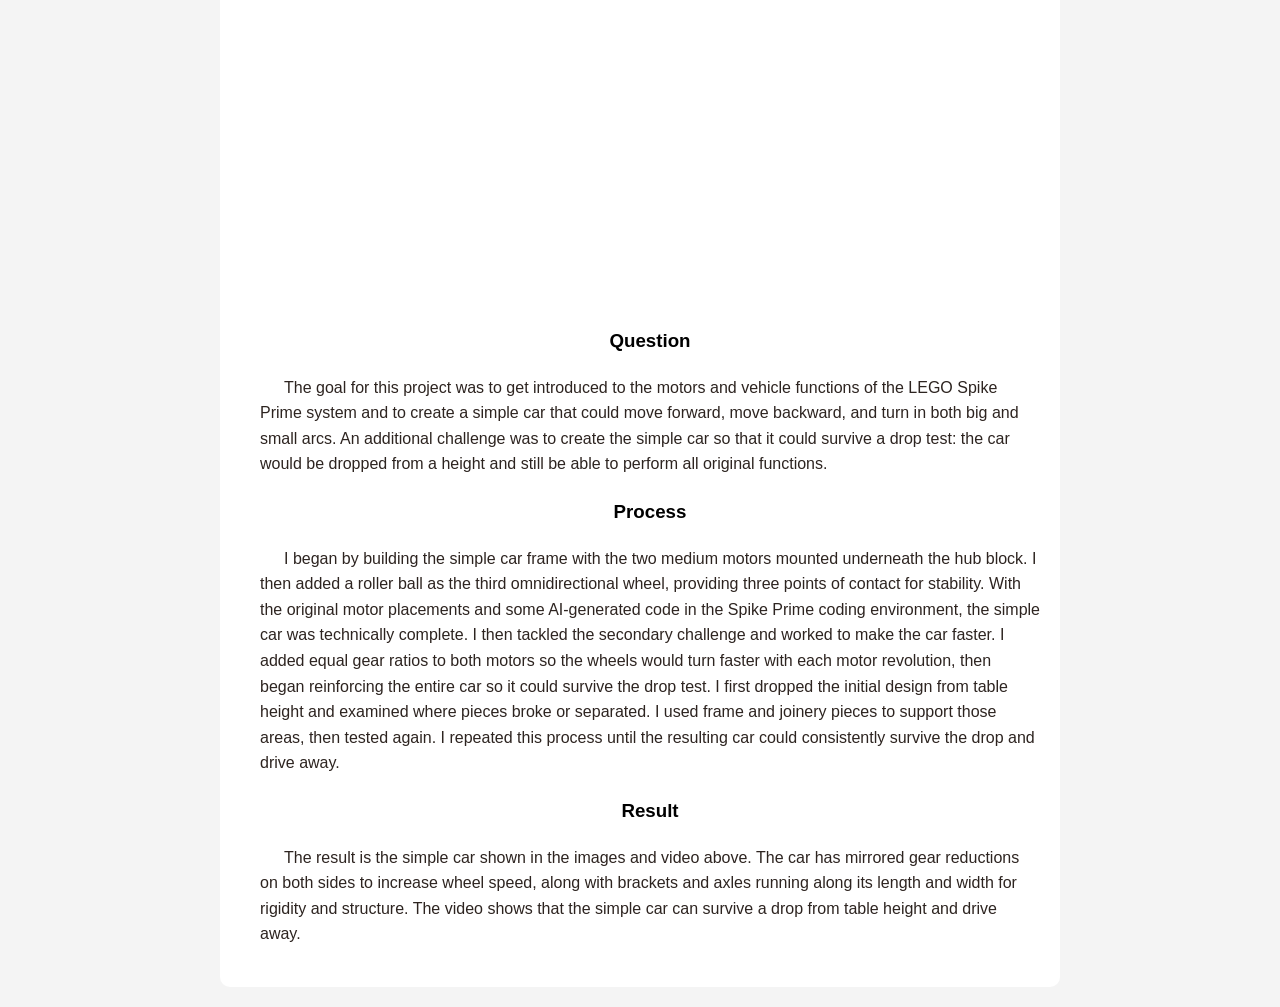
<file: project06.html>
<!DOCTYPE html>
<html lang="en">
<head>
    <title>Project 6: Simple Car</title>
    <link rel="stylesheet" href="./project.css">
</head>
<body>

    <!-- Header and Navigation Section -->
    <header class="header">
        <nav class="navbar">
            <a href="./index.html" class="active">Home</a>
        </nav>
    </header>

    <!-- Project Information -->
    <div class="proj-container">

        <h2 class='proj-header'>Project 6: Simple Car</h2>

        <div class="proj-img-container">
            <img src="./images/Simple%20Car%20-%20front%20angle.jpg" alt="Front-angle view of the simple car.">
        </div>

        <div class="proj-img-container">
            <img src="./images/Simple%20Car%20-%20top.jpg" alt="Top-down view of a simple car, showing the roof, windshield, and wheel positions against a plain background. The car appears clean and minimal, with a calm, modern studio presentation and no visible text.">
        </div>

        <div class="proj-gallery proj-gallery-two-column">
            <img src="./images/Simple%20Car%20-%20bottom.jpg" alt="Bottom view of the simple car.">
            <img src="./images/Simple%20Car%20-%20side.jpg" alt="Side view of the simple car.">
            <img src="./images/Simple%20Car%20-%20front.jpg" alt="Front view of the simple car.">
            <img src="./images/Simple%20Car%20-%20rear%20angle.jpg" alt="Rear-angle view of the simple car.">
        </div>

        <div class="proj-video-container">
            <iframe src="https://www.youtube.com/embed/FpSADDMrsi4?si=f7amruFCZOu9znBr" title="YouTube video player" frameborder="0" allow="accelerometer; autoplay; clipboard-write; encrypted-media; gyroscope; picture-in-picture; web-share" referrerpolicy="strict-origin-when-cross-origin" allowfullscreen></iframe>
        </div>

        <div class="proj-desc">
            <div class="proj-section">
                <h3 class="section-header">Question</h3>
                <p>The goal for this project was to get introduced to the motors and vehicle functions of the LEGO Spike Prime system and to create a simple car that could move forward, move backward, and turn in both big and small arcs. An additional challenge was to create the simple car so that it could survive a drop test: the car would be dropped from a height and still be able to perform all original functions.</p>
            </div>
            <div class="proj-section">
                <h3 class="section-header">Process</h3>
                <p>I began by building the simple car frame with the two medium motors mounted underneath the hub block. I then added a roller ball as the third omnidirectional wheel, providing three points of contact for stability. With the original motor placements and some AI-generated code in the Spike Prime coding environment, the simple car was technically complete. I then tackled the secondary challenge and worked to make the car faster. I added equal gear ratios to both motors so the wheels would turn faster with each motor revolution, then began reinforcing the entire car so it could survive the drop test. I first dropped the initial design from table height and examined where pieces broke or separated. I used frame and joinery pieces to support those areas, then tested again. I repeated this process until the resulting car could consistently survive the drop and drive away.</p>
            </div>
            <div class="proj-section">
                <h3 class="section-header">Result</h3>
                <p>The result is the simple car shown in the images and video above. The car has mirrored gear reductions on both sides to increase wheel speed, along with brackets and axles running along its length and width for rigidity and structure. The video shows that the simple car can survive a drop from table height and drive away.</p>
            </div>
        </div>

    </div>
    <!-- End Project Information -->

</body>
</html>
</file>
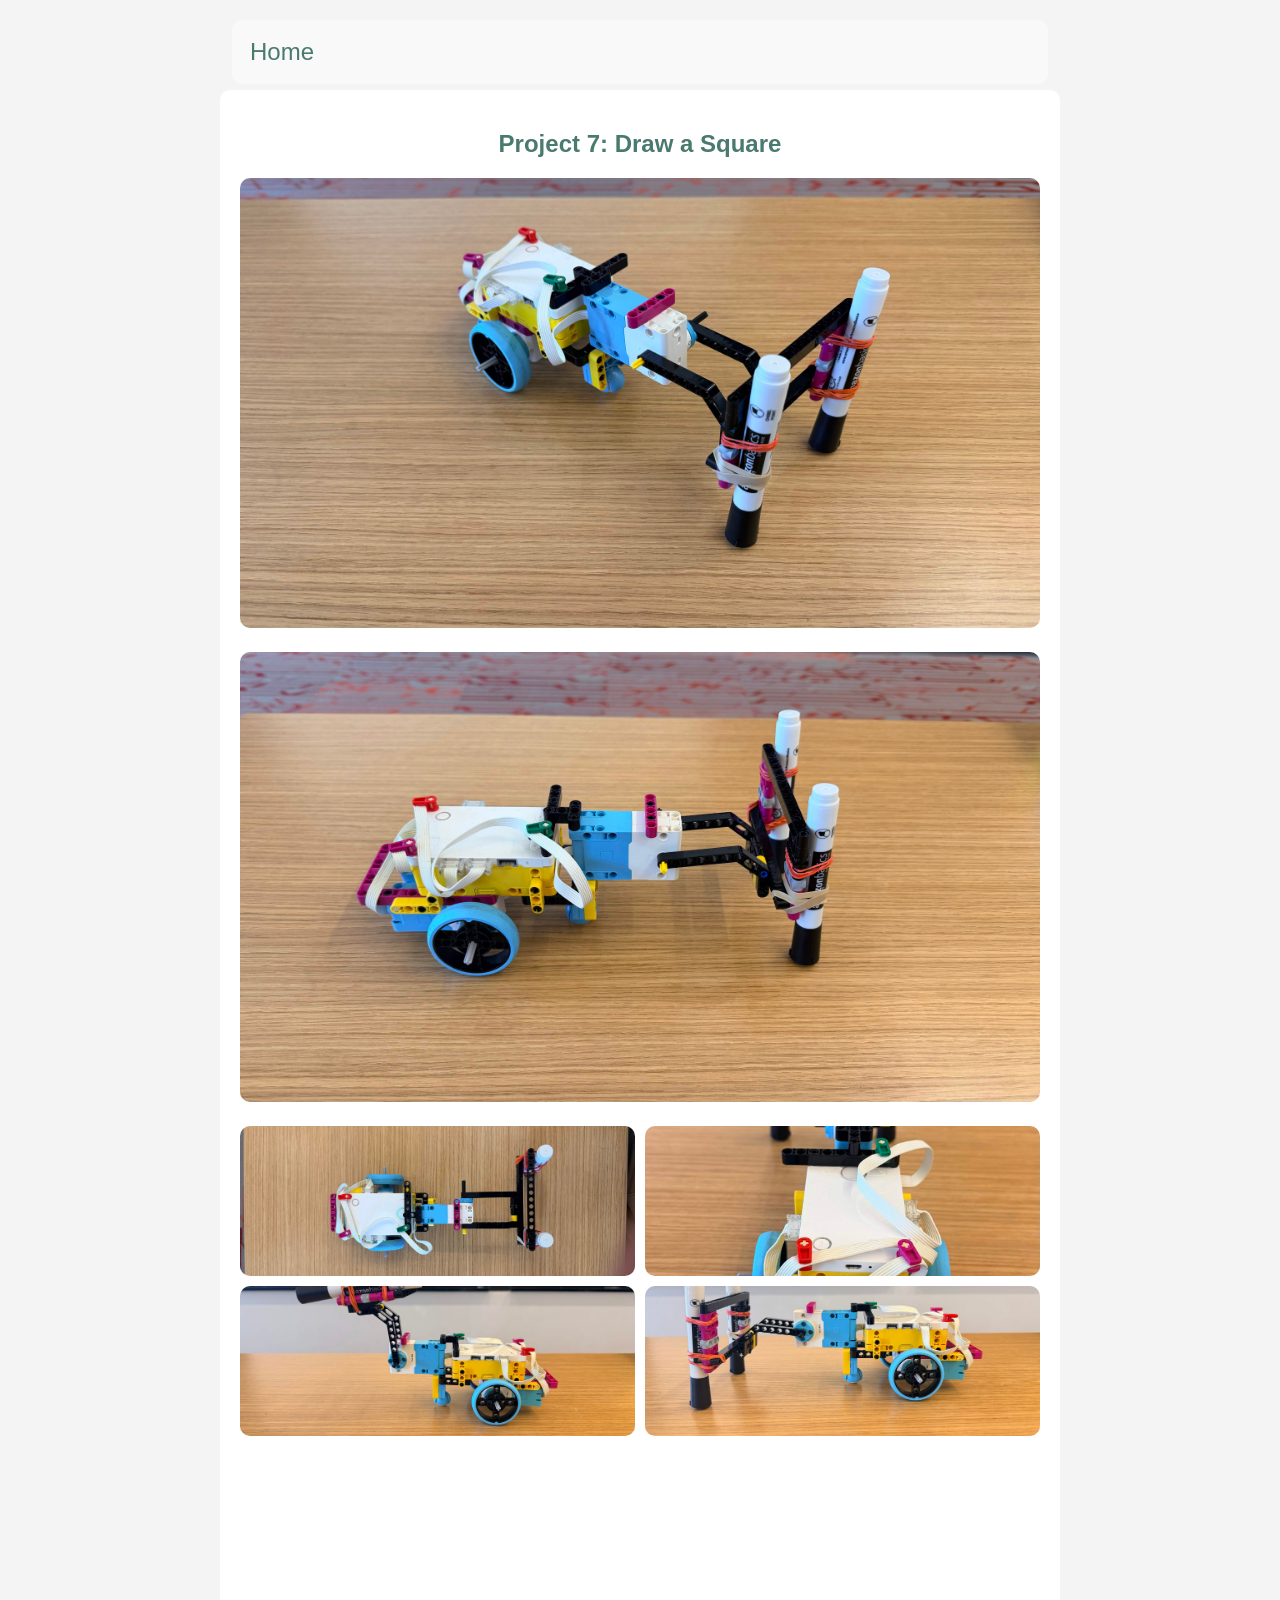
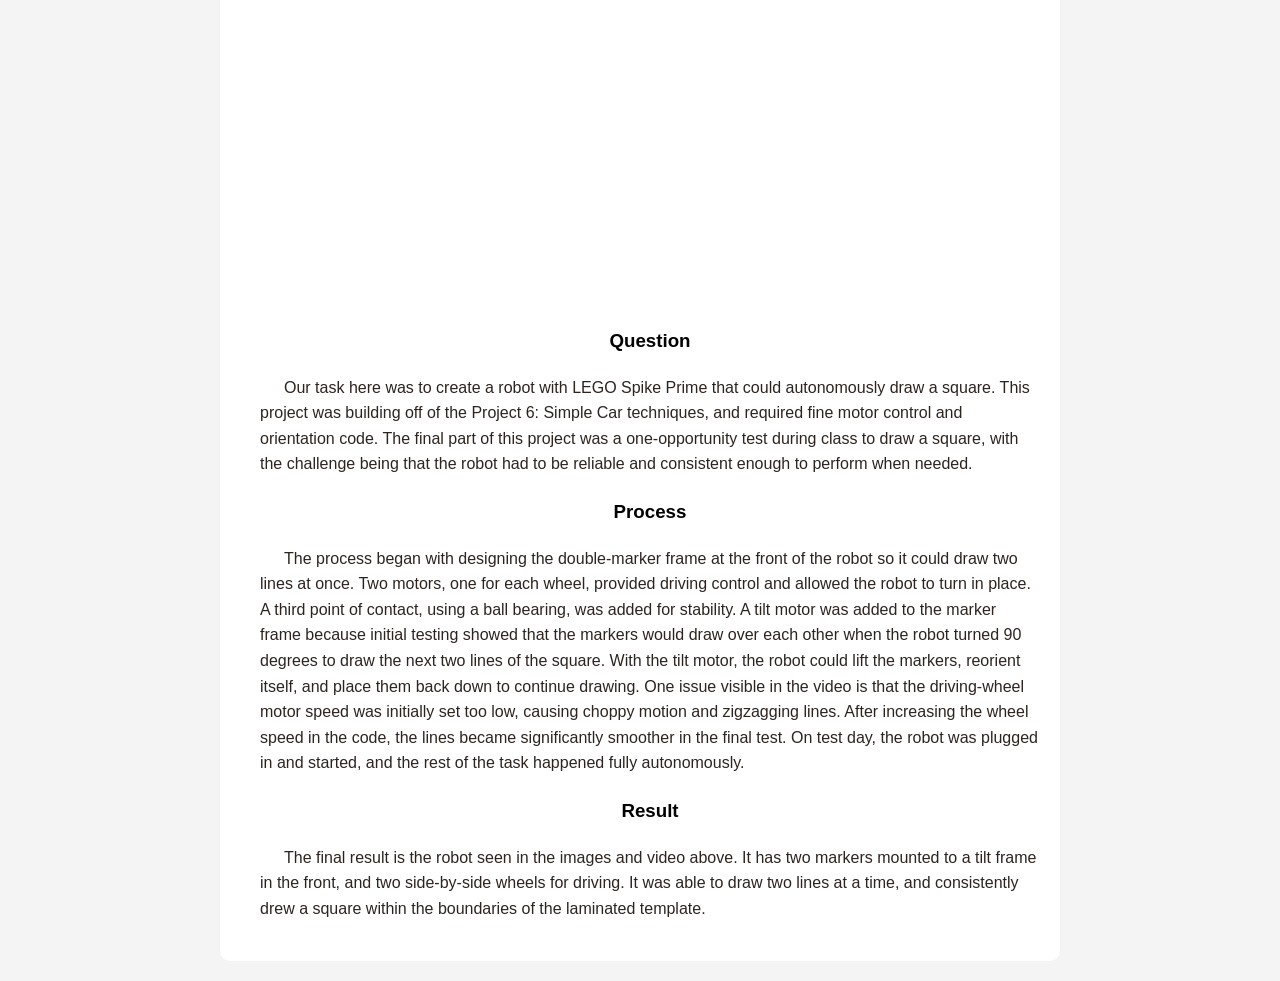
<file: project07.html>
<!DOCTYPE html>
<html lang="en">
<head>
    <title>Project 7: Draw a Square</title>
    <link rel="stylesheet" href="./project.css">
</head>
<body>

    <!-- Header and Navigation Section -->
    <header class="header">
        <nav class="navbar">
            <a href="./index.html" class="active">Home</a>
        </nav>
    </header>

    <!-- Project Information -->
    <div class="proj-container">

        <h2 class='proj-header'>Project 7: Draw a Square</h2>

        <div class="proj-img-container">
            <img src="./images/Square%20-%20front%20angle.jpg" alt="LEGO square-drawing project viewed from the front angle">
        </div>

        <div class="proj-img-container">
            <img src="./images/Square%20-%20side.jpg" alt="LEGO square-drawing project viewed from the side">
        </div>

        <div class="proj-gallery proj-gallery-two-column">
            <img src="./images/Square%20-%20top.jpg" alt="Top view of the LEGO square-drawing project">
            <img src="./images/Square%20-%20rear.jpg" alt="Back view of the LEGO square-drawing project">
            <img src="./images/Square%20-%20side%202%20up.jpg" alt="Raised side view of the LEGO square-drawing project">
            <img src="./images/Square%20-%20side%202.jpg" alt="Alternate side view of the LEGO square-drawing project">
        </div>

        <div class="proj-video-container">
            <iframe src="https://www.youtube.com/embed/ADZpSYBxLN0?si=Wx5C8MzO2bg-VPpG" title="YouTube video player" frameborder="0" allow="accelerometer; autoplay; clipboard-write; encrypted-media; gyroscope; picture-in-picture; web-share" referrerpolicy="strict-origin-when-cross-origin" allowfullscreen></iframe>
        </div>

        <div class="proj-desc">
            <div class="proj-section">
                <h3 class="section-header">Question</h3>
                <p>Our task here was to create a robot with LEGO Spike Prime that could autonomously draw a square. This project was building off of the Project 6: Simple Car techniques, and required fine motor control and orientation code. The final part of this project was a one-opportunity test during class to draw a square, with the challenge being that the robot had to be reliable and consistent enough to perform when needed.</p>
            </div>
            <div class="proj-section">
                <h3 class="section-header">Process</h3>
                <p>The process began with designing the double-marker frame at the front of the robot so it could draw two lines at once. Two motors, one for each wheel, provided driving control and allowed the robot to turn in place. A third point of contact, using a ball bearing, was added for stability. A tilt motor was added to the marker frame because initial testing showed that the markers would draw over each other when the robot turned 90 degrees to draw the next two lines of the square. With the tilt motor, the robot could lift the markers, reorient itself, and place them back down to continue drawing. One issue visible in the video is that the driving-wheel motor speed was initially set too low, causing choppy motion and zigzagging lines. After increasing the wheel speed in the code, the lines became significantly smoother in the final test. On test day, the robot was plugged in and started, and the rest of the task happened fully autonomously.</p>
            </div>
            <div class="proj-section">
                <h3 class="section-header">Result</h3>
                <p>The final result is the robot seen in the images and video above. It has two markers mounted to a tilt frame in the front, and two side-by-side wheels for driving. It was able to draw two lines at a time, and consistently drew a square within the boundaries of the laminated template.</p>
            </div>
        </div>

    </div>
    <!-- End Project Information -->

</body>
</html>
</file>
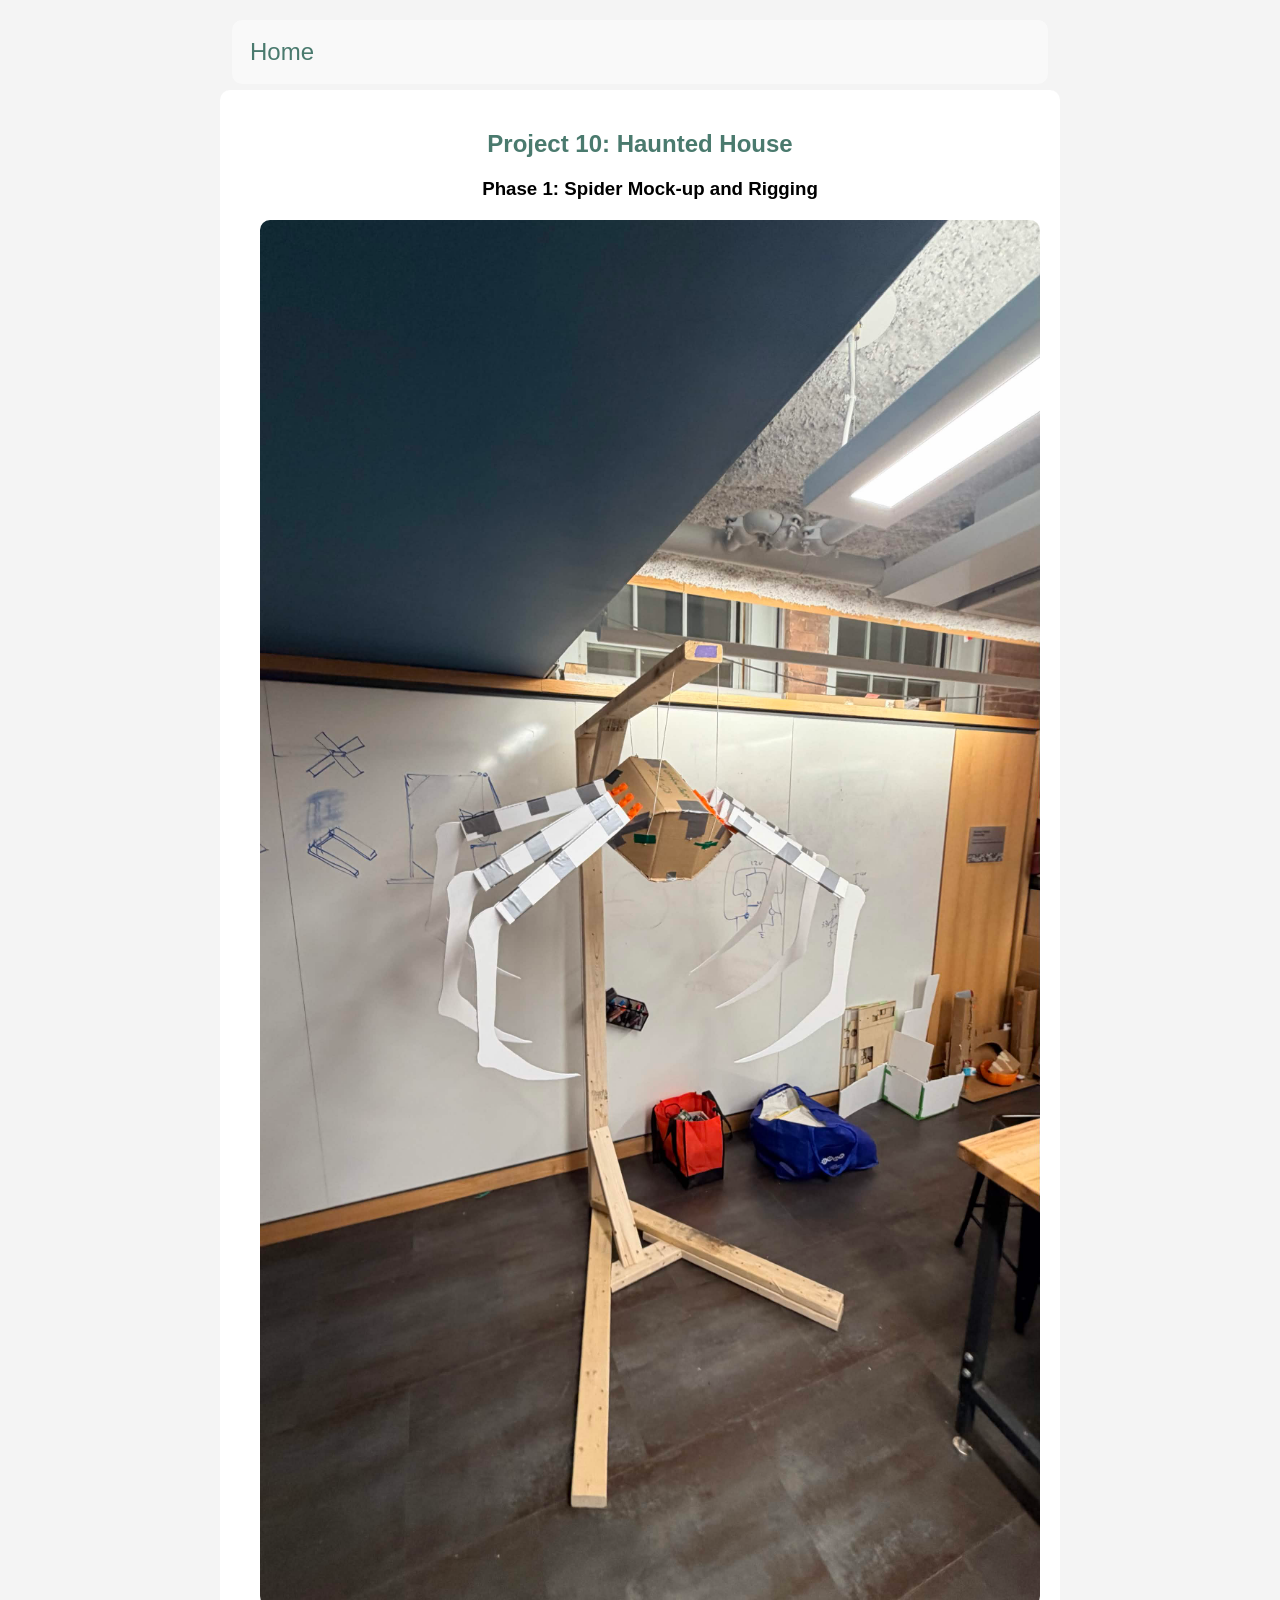
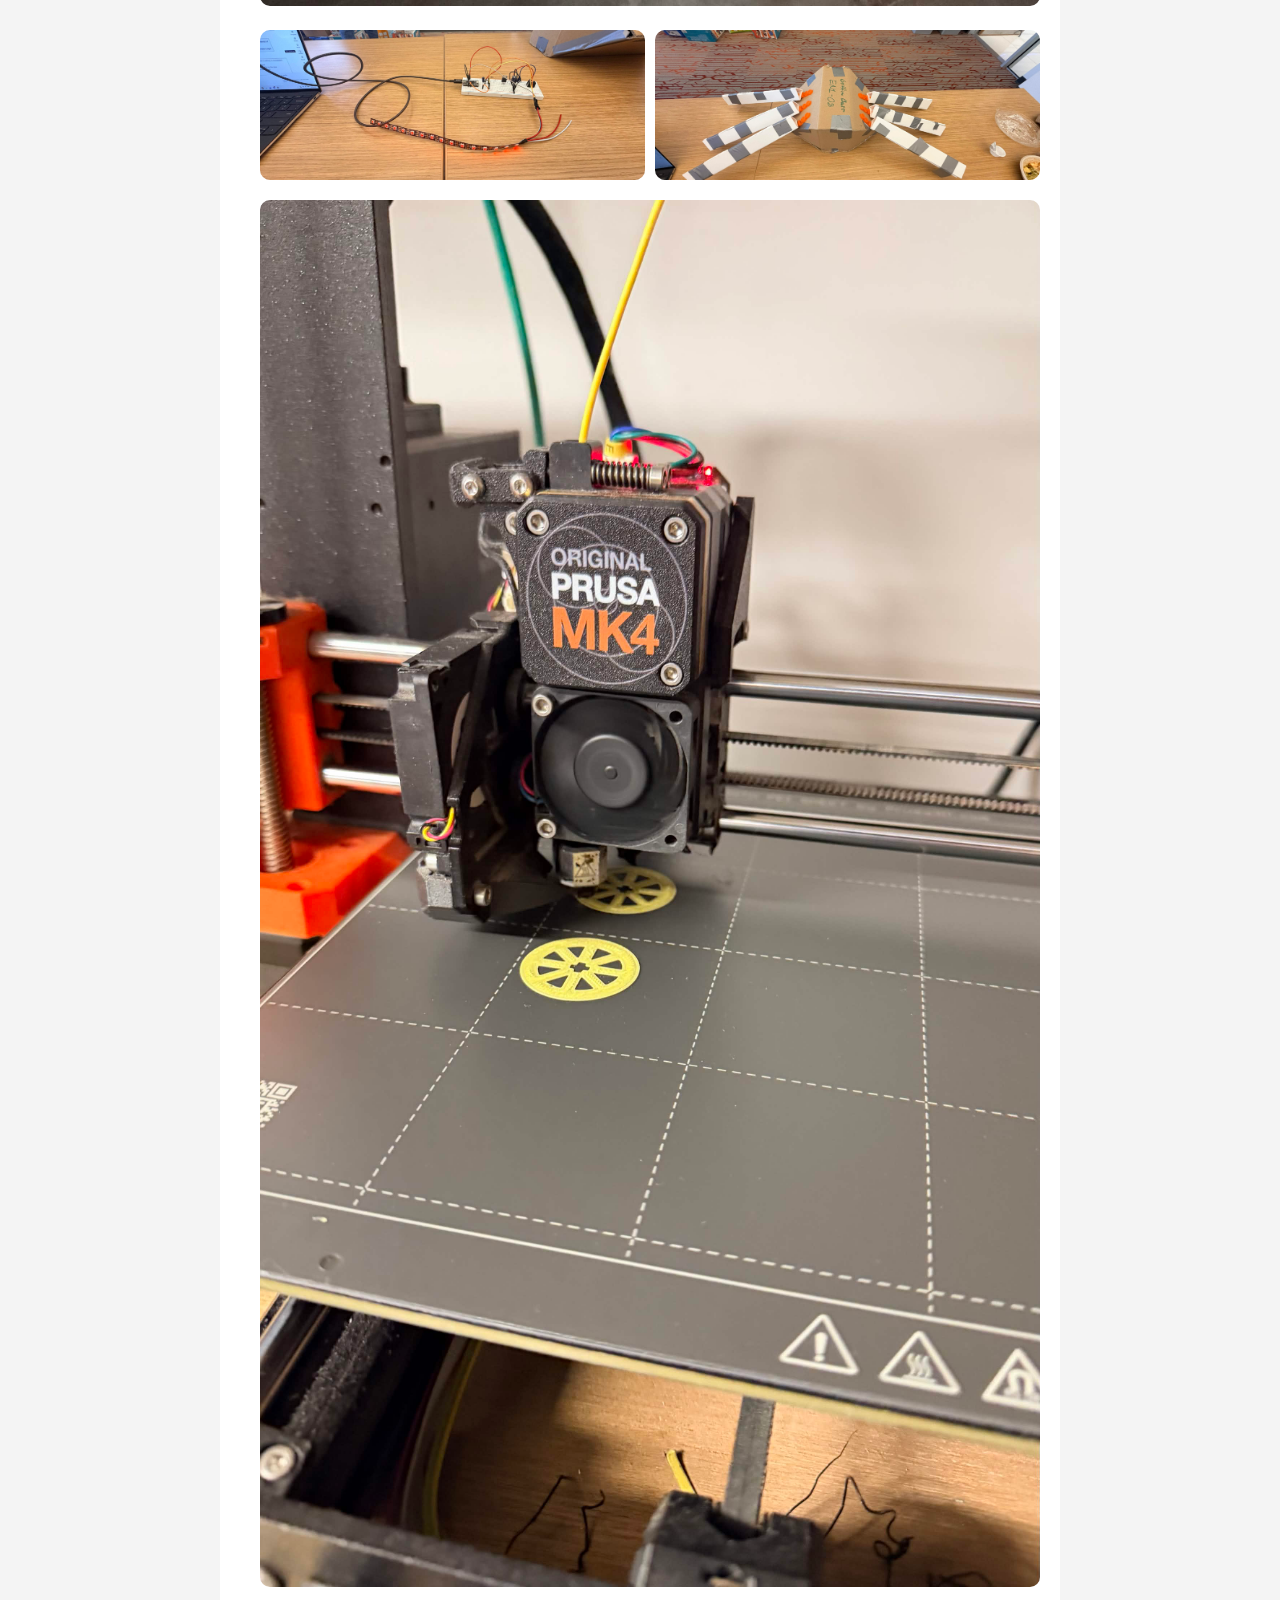
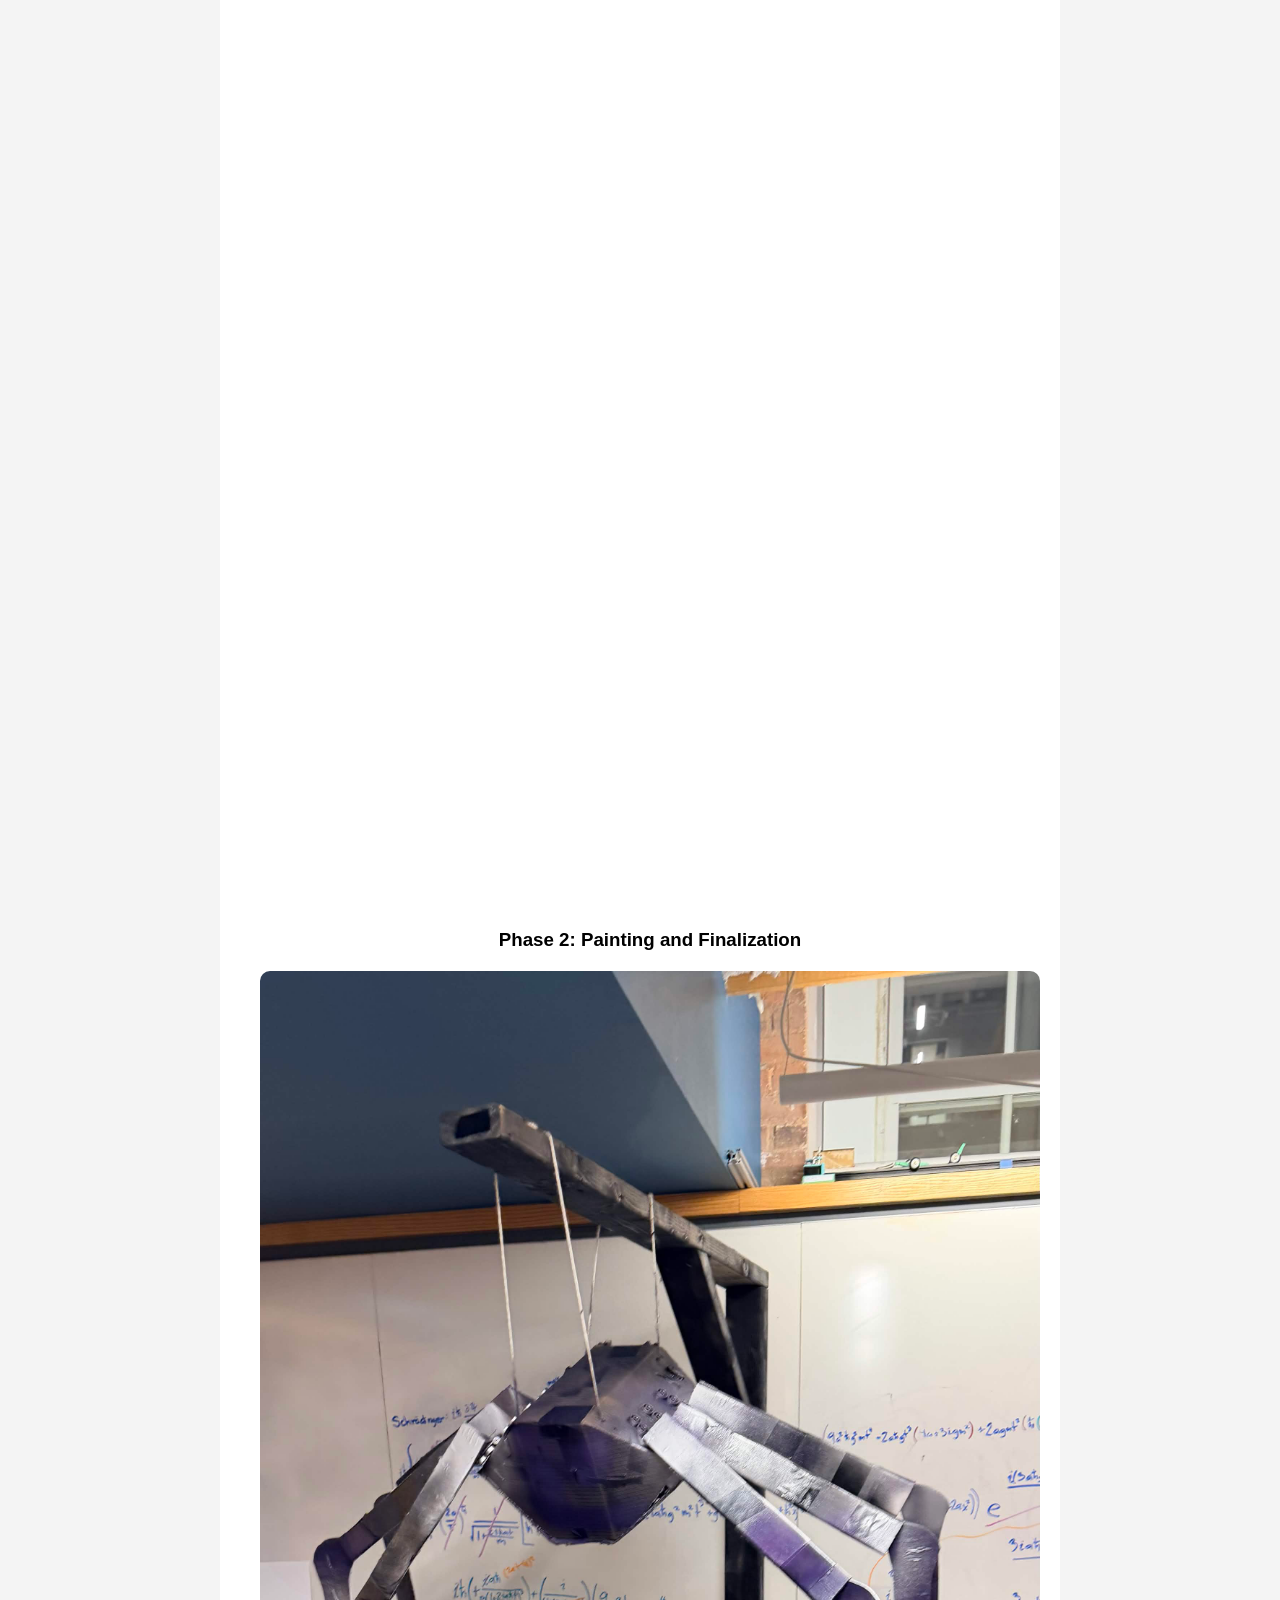
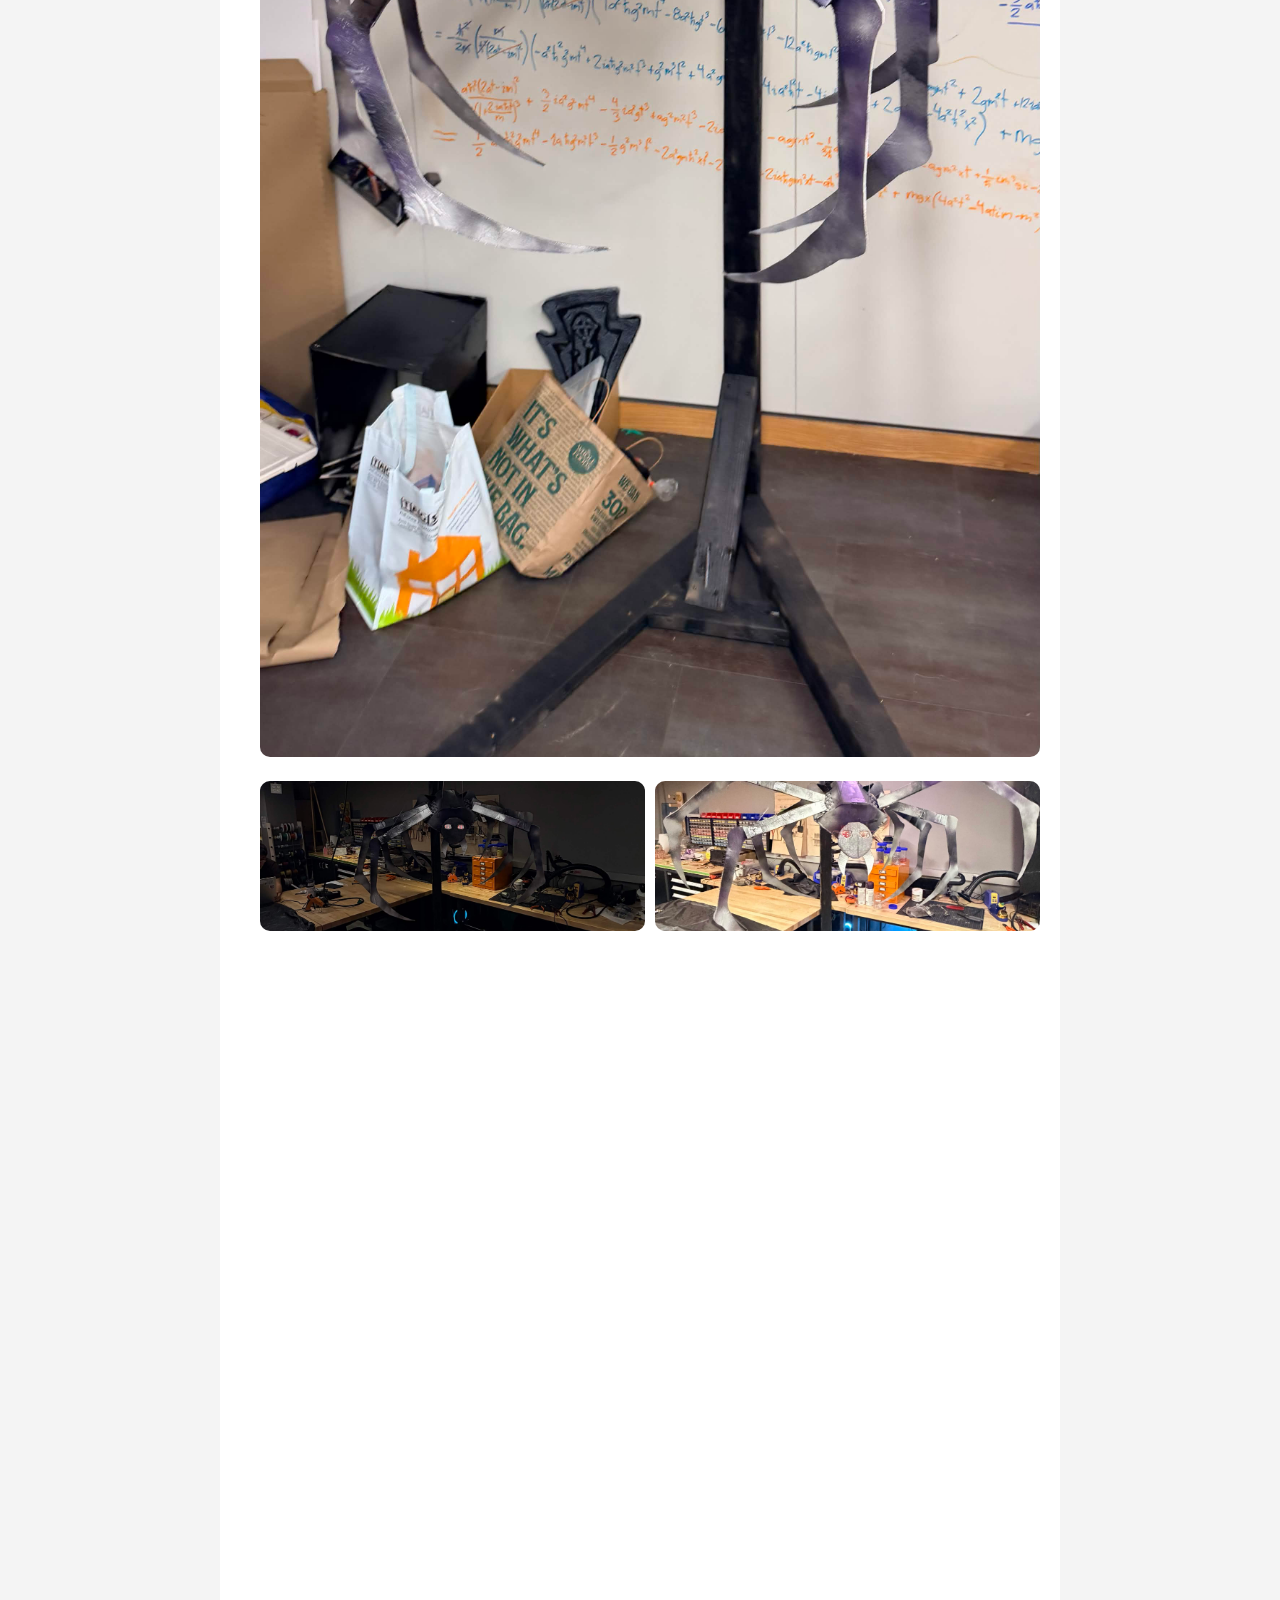
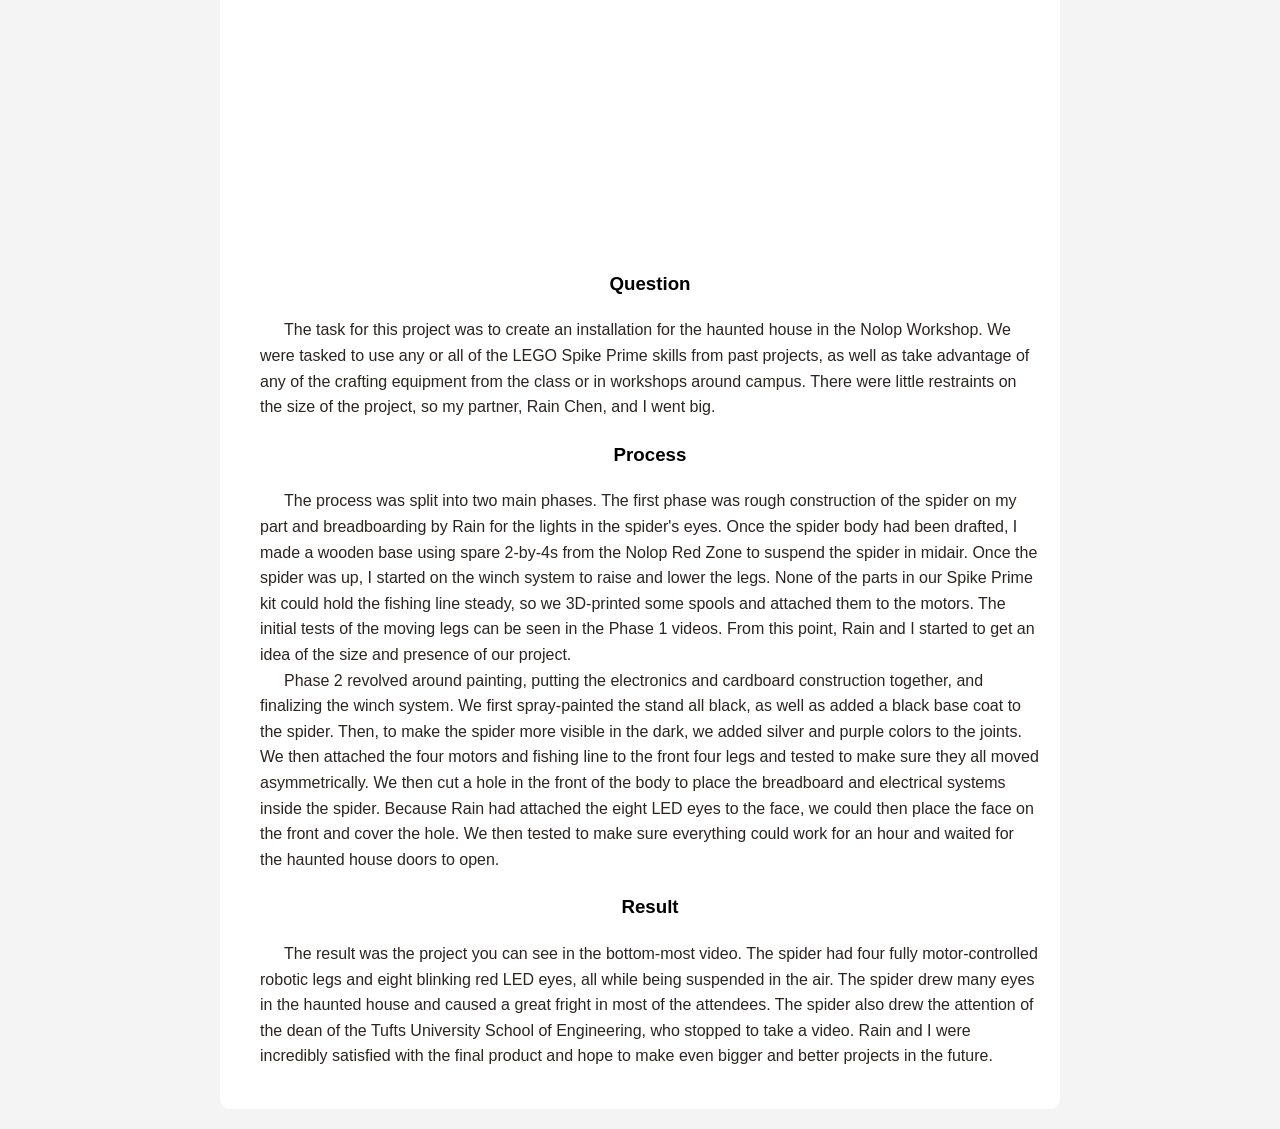
<file: project10.html>
<!DOCTYPE html>
<html lang="en">
<head>
    <title>Project 10: Haunted House</title>
    <link rel="stylesheet" href="./project.css">
</head>
<body>

    <!-- Header and Navigation Section -->
    <header class="header">
        <nav class="navbar">
            <a href="./index.html" class="active">Home</a>
        </nav>
    </header>

    <!-- Project Information -->
    <div class="proj-container">

        <h2 class='proj-header'>Project 10: Haunted House</h2>

        <div class="proj-section">
            <h3 class="section-header">Phase 1: Spider Mock-up and Rigging</h3>
            <div class="proj-img-container">
                <img src="./images/Spooder%20-%20Phase%201%20-%20Full%20Rigging.jpg" alt="Spooder Phase 1 full rigging">
            </div>
            <div class="proj-gallery proj-gallery-two-column">
                <img src="./images/Spooder%20-%20Phase%201%20-%20lights.jpg" alt="Spooder Phase 1 lights">
                <img src="./images/Spooder%20-%20Phase%201%20-%20body.jpg" alt="Spooder Phase 1 body">
            </div>
            <div class="proj-img-container">
                <img src="./images/Spooder%20-%20Phase%201%20-%20Wheels.jpg" alt="Spooder Phase 1 wheels">
            </div>
            <div class="proj-video-container">
                <iframe src="https://www.youtube.com/embed/2Qn2D1si7mQ?si=SNN_07SCvpFFMr7W" title="Single leg test video" allow="accelerometer; autoplay; clipboard-write; encrypted-media; gyroscope; picture-in-picture; web-share" referrerpolicy="strict-origin-when-cross-origin" allowfullscreen></iframe>
            </div>
            <div class="proj-video-container">
                <iframe src="https://www.youtube.com/embed/RbRQ3ZDeP5I?si=eo9bijvFwWwFAvbL" title="Triple leg test video" allow="accelerometer; autoplay; clipboard-write; encrypted-media; gyroscope; picture-in-picture; web-share" referrerpolicy="strict-origin-when-cross-origin" allowfullscreen></iframe>
            </div>
        </div>

        <div class="proj-section">
            <h3 class="section-header">Phase 2: Painting and Finalization</h3>
            <div class="proj-img-container">
                <img src="./images/Spooder%20-%20Phase%202%20-%20Painted%20Spooder.jpg" alt="Painted Spooder from Phase 2">
            </div>
            <div class="proj-gallery proj-gallery-two-column">
                <img src="./images/Spooder%20-%20Phase%202%20-%20In%20Haunted%20House.jpg" alt="Spooder in Haunted House 1">
                <img src="./images/Spooder%20-%20Phase%202%20-%20Haunted%20House%202.jpg" alt="Spooder in Haunted House 2">
            </div>
            <div class="proj-video-container">
                <iframe src="https://www.youtube.com/embed/JCiZCqLNzFg?si=qNNdTu2PqIk42Zhs" title="Second walk-around video" allow="accelerometer; autoplay; clipboard-write; encrypted-media; gyroscope; picture-in-picture; web-share" referrerpolicy="strict-origin-when-cross-origin" allowfullscreen></iframe>
            </div>
            <div class="proj-video-container">
                <iframe src="https://www.youtube.com/embed/UgLyX2NmKZg?si=UzRdZFAhWLzf6oGq" title="YouTube video player" allow="accelerometer; autoplay; clipboard-write; encrypted-media; gyroscope; picture-in-picture; web-share" referrerpolicy="strict-origin-when-cross-origin" allowfullscreen></iframe>
            </div>
        </div>

        <div class="proj-desc">
            <div class="proj-section">
                <h3 class="section-header">Question</h3>
                <p>The task for this project was to create an installation for the haunted house in the Nolop Workshop. We were tasked to use any or all of the LEGO Spike Prime skills from past projects, as well as take advantage of any of the crafting equipment from the class or in workshops around campus. There were little restraints on the size of the project, so my partner, Rain Chen, and I went big.</p>
            </div>
            <div class="proj-section">
                <h3 class="section-header">Process</h3>
                <p>The process was split into two main phases. The first phase was rough construction of the spider on my part and breadboarding by Rain for the lights in the spider's eyes. Once the spider body had been drafted, I made a wooden base using spare 2-by-4s from the Nolop Red Zone to suspend the spider in midair. Once the spider was up, I started on the winch system to raise and lower the legs. None of the parts in our Spike Prime kit could hold the fishing line steady, so we 3D-printed some spools and attached them to the motors. The initial tests of the moving legs can be seen in the Phase 1 videos. From this point, Rain and I started to get an idea of the size and presence of our project.</p>
                <p>Phase 2 revolved around painting, putting the electronics and cardboard construction together, and finalizing the winch system. We first spray-painted the stand all black, as well as added a black base coat to the spider. Then, to make the spider more visible in the dark, we added silver and purple colors to the joints. We then attached the four motors and fishing line to the front four legs and tested to make sure they all moved asymmetrically. We then cut a hole in the front of the body to place the breadboard and electrical systems inside the spider. Because Rain had attached the eight LED eyes to the face, we could then place the face on the front and cover the hole. We then tested to make sure everything could work for an hour and waited for the haunted house doors to open.</p>
            </div>
            <div class="proj-section">
                <h3 class="section-header">Result</h3>
                <p>The result was the project you can see in the bottom-most video. The spider had four fully motor-controlled robotic legs and eight blinking red LED eyes, all while being suspended in the air. The spider drew many eyes in the haunted house and caused a great fright in most of the attendees. The spider also drew the attention of the dean of the Tufts University School of Engineering, who stopped to take a video. Rain and I were incredibly satisfied with the final product and hope to make even bigger and better projects in the future.</p>
            </div>
        </div>

    </div>
    <!-- End Project Information -->

</body>
</html>
</file>
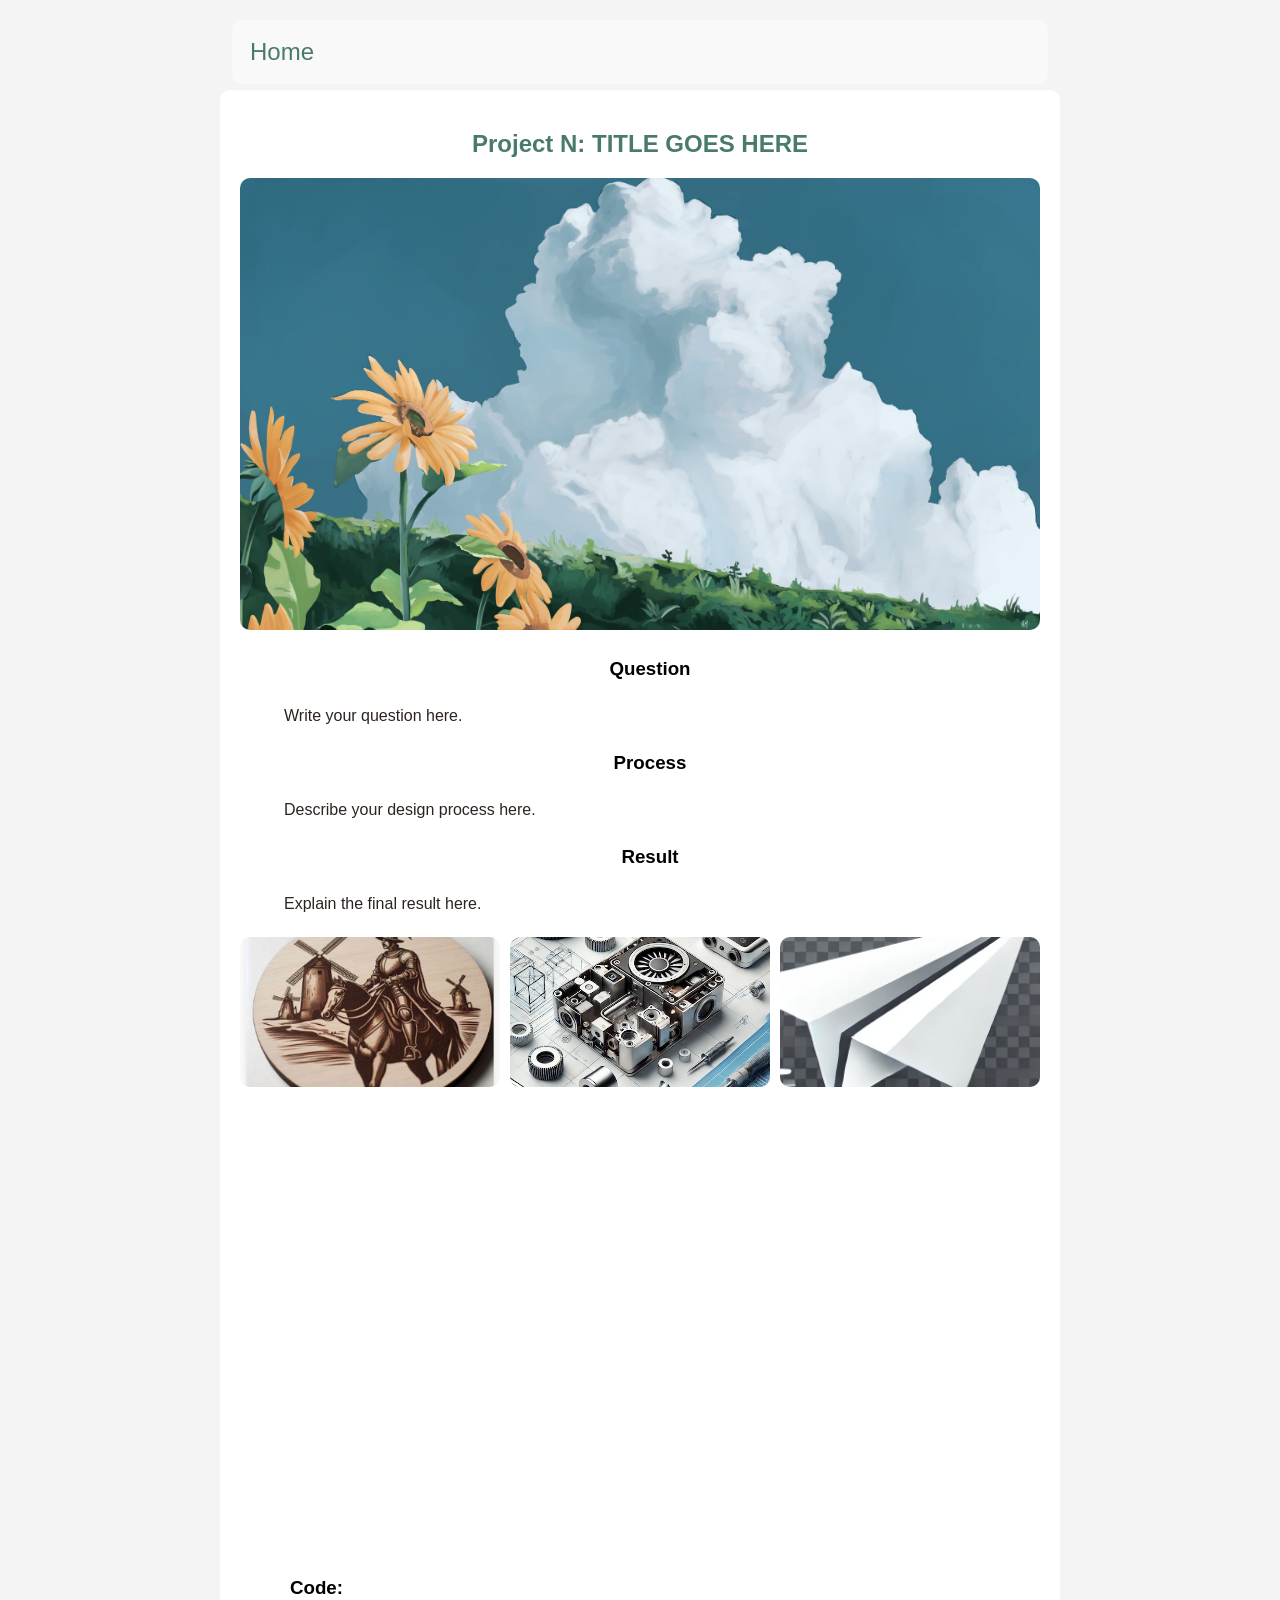
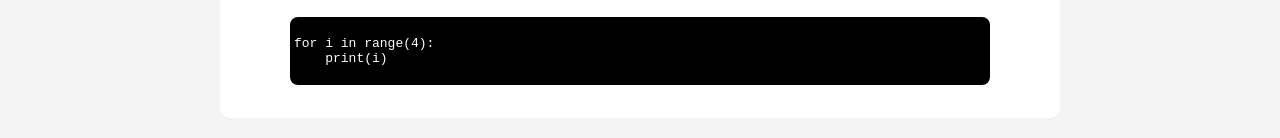
<file: template.html>
<!DOCTYPE html>
<html lang="en">
<head>
    <title>TITLE GOES HERE</title>
    <link rel="stylesheet" href="./project.css">
</head>
<body>

    <!-- This file is a STARTING POINT, not a real page. -->
    <!-- To add a new activity or project: copy this file, rename it -->
    <!-- (e.g. project04.html), fill in the content below, then add a -->
    <!-- matching <article class="project-card"> link to index.html. -->
    <!-- See AGENTS.md for the full step-by-step recipe. -->

    <!-- Header and Navigation Section -->
    <header class="header">
        <nav class="navbar">
            <a href="./index.html" class="active">Home</a>
        </nav>
    </header>

    <!-- Project Information -->
    <div class="proj-container">

        <h2 class='proj-header'>Project N: TITLE GOES HERE</h2>

        <div class="proj-img-container">
            <img src="./images/header.jpg">
            <!-- Replace with this page's own hero image, e.g. ./images/project04.png -->
        </div>

        <div class="proj-desc">
            <div class="proj-section">
                <h3 class="section-header">Question</h3>
                <p>Write your question here.</p>
            </div>
            <div class="proj-section">
                <h3 class="section-header">Process</h3>
                <p>Describe your design process here.</p>
            </div>
            <div class="proj-section">
                <h3 class="section-header">Result</h3>
                <p>Explain the final result here.</p>
            </div>
        </div>

        <!-- OPTIONAL BLOCK: photo gallery. Use when you have several   -->
        <!-- work-in-progress or detail photos beyond the hero image     -->
        <!-- above. Delete this whole <div> if you don't need it.        -->
        <div class="proj-gallery">
            <img src="./images/activity01.png">
            <img src="./images/activity02.png">
            <img src="./images/activity03.png">
        </div>

        <!-- OPTIONAL BLOCK: embedded video (e.g. a YouTube demo of your -->
        <!-- project in action). Replace VIDEO_ID with the id from the   -->
        <!-- video's share/embed URL. Delete this <div> if not needed.   -->
        <div class="proj-video-container">
            <iframe src="https://www.youtube.com/embed/VIDEO_ID" title="Project video" allowfullscreen></iframe>
        </div>

        <!-- OPTIONAL BLOCK: a labeled code sample. Only include this on -->
        <!-- pages that actually involve code (e.g. a robot's Arduino    -->
        <!-- sketch). Delete this whole <div> for design/build projects. -->
        <div class="proj-code">
            <h3>Code:</h3>
            <pre><code>
for i in range(4):
    print(i)

</code></pre></div>

    </div>
    <!-- End Project Information -->

</body>
</html>
</file>
<file: index.css>
@import url("./theme.css");

body {
    background-color: var(--color-primary);
    font-family: var(--font-body);
    margin: 20px;
}

/* **************************** */
/* Style for the header section */
/* **************************** */

.header {
    position: fixed;
    top: 20px;
    left: 50%;
    transform: translateX(-50%);
    width: 75%;
    background: var(--color-bg-overlay);
    z-index: 1000;
    display: flex;
    flex-wrap: wrap;
    justify-content: space-between;
    align-items: center;
    padding: 10px;
    color: var(--color-text-on-dark);
    border-radius: var(--radius);
}

.header .name {
    text-align: left;
    font-size: 1.5em;
}

.header .navbar {
    display: flex;
    gap: 15px;
    font-size: 1.5em;
}

.header .navbar a {
    text-decoration: none;
    color: var(--color-text-on-dark);
    padding: 10px;
}

/* ************************** */
/* Style for the home section */
/* ************************** */

.home {
    min-height: 100vh;
    display: flex;
    align-items: center;
    padding: 6rem 10% 2rem;
    color: var(--color-text-on-dark);
}

.home-content {
    max-width: 600px;
}

.home-content h1 {
    position: relative;
    font-size: 56px;
    font-weight: 700;
    line-height: 1.2;
    background: var(--color-bg-overlay);
    padding: 5px;
    border-radius: var(--radius);
}

.home-content p {
    position: relative;
    font-size: 1.5em;
    margin: 20px 0 40px;
    background: var(--color-bg-overlay);
    padding: 5px;
    border-radius: var(--radius);
}

.socials {
    position: relative;
    display: flex;
    gap: 20px;
    width: fit-content;
    background: var(--color-bg-overlay);
    padding: 10px 15px;
    border-radius: var(--radius);
}

.social-link {
    display: flex;
    align-items: center;
    gap: 8px;
    color: var(--color-text-on-dark);
    text-decoration: none;
    font-size: 1.1em;
}

.social-link:hover {
    color: var(--color-accent);
}

.social-link svg {
    width: 22px;
    height: 22px;
    fill: currentColor;
}

/* ************************************* */
/* Style for the project listing section */
/* ************************************* */

.portfolio {
    padding-block: 5rem 2rem;
    max-width: 100%;
    margin-inline: 1.5rem;

    display: grid;
    gap: 1.5rem;
    grid-template-columns: repeat(3, 1fr);
    justify-items: stretch;
}

.project-card {
    padding: 5px;
    margin: 5px;
    background-color: var(--color-accent);
    border-radius: var(--radius);
    text-align: center;
}

.project-link {
    color: var(--color-text-muted);
}

.project-title {
    font-size: 1.5em;
}

.project-desc {
    overflow: hidden;
    text-overflow: ellipsis;
    display: -webkit-box;
    -webkit-line-clamp: 1;
    -webkit-box-orient: vertical;
}

.project-img {
    display: block;
    width: 100%;
    aspect-ratio: 4 / 3;
    object-fit: cover;
    border-radius: calc(var(--radius) - 4px);
}

/* ***************************** */
/* Responsive: tablet and mobile */
/* ***************************** */

@media (max-width: 900px) {
    .portfolio {
        grid-template-columns: repeat(2, 1fr);
    }

    .home-content h1 {
        font-size: 40px;
    }
}

@media (max-width: 600px) {
    .header {
        width: 92%;
        flex-direction: column;
        justify-content: center;
        gap: 6px;
        text-align: center;
        padding: 8px;
    }

    .header .name {
        font-size: 1.1em;
    }

    .header .navbar {
        font-size: 1em;
        gap: 10px;
    }

    .home {
        padding: 7rem 6% 2rem;
    }

    .home-content h1 {
        font-size: 30px;
    }

    .home-content p {
        font-size: 1.1em;
    }

    .social-link {
        font-size: 1em;
    }

    .social-link svg {
        width: 18px;
        height: 18px;
    }

    .portfolio {
        grid-template-columns: 1fr;
        margin-inline: 0.5rem;
    }
}
</file>
<file: project.css>
@import url("./theme.css");

body {
    background-color: var(--color-bg-page);
    font-family: var(--font-body);
    margin: 20px;
}

/* **************************** */
/* Style for the header section */
/* **************************** */

.header {
    position: fixed;
    top: 20px;
    left: 50%;
    transform: translateX(-50%);
    width: 75%;
    max-width: var(--container-max);
    background: rgba(250, 250, 250, 0.9);
    z-index: 1000;
    display: flex;
    justify-content: space-between;
    align-items: center;
    padding: 8px;
    color: var(--color-primary);
    border-radius: var(--radius);
}

.header .name {
    text-align: left;
    font-size: 1.5em;
}

.header .navbar {
    display: flex;
    gap: 15px;
    font-size: 1.5em;
}

.header .navbar a {
    text-decoration: none;
    color: var(--color-primary);
    padding: 10px;
}

/* *********************************** */
/* Style for the project documentation */
/* *********************************** */

.proj-container {
    max-width: var(--container-max);
    margin: auto;
    margin-top: 90px;
    background: var(--color-bg-card);
    padding: 20px;
    border-radius: var(--radius);
}

.proj-header {
    text-align: center;
    color: var(--color-primary);
}

.proj-img-container {
    text-align: center;
    margin: 20px 0;
}

.proj-img-container img {
    max-width: 100%;
    height: auto;
    border-radius: var(--radius);
}

.proj-desc {
    margin: 20px 0;
    line-height: 1.6;
}

.proj-section {
    margin-bottom: 20px;
    padding-left: 1.25rem;
}

.section-header {
    text-align: center;
}

.proj-desc p {
    color: var(--color-text);
    margin: 0;
    text-indent: 1.5rem;
}

/* Optional block: a labeled code sample. Delete this block on pages   */
/* that don't involve code (e.g. a build or design activity).          */
.proj-code {
    max-width: 700px;
    margin: auto;
}

.proj-code pre:has(code), pre:has(code) {
    background-color: black;
    color: white;
    border-radius: 8px;
    padding: 4px;
}
pre code, pre code {
    white-space: pre-wrap;
    word-wrap: break-word;
}

/* Optional block: a photo gallery grid. Use for pages with several  */
/* work-in-progress or detail photos beyond the one hero image.       */
.proj-gallery {
    display: grid;
    grid-template-columns: repeat(auto-fit, minmax(150px, 1fr));
    gap: 10px;
    margin: 20px 0;
}

.proj-gallery-two-column {
    grid-template-columns: repeat(2, minmax(0, 1fr));
}

.proj-gallery-one-column {
    grid-template-columns: minmax(0, 1fr);
}

.proj-gallery img {
    width: 100%;
    height: 150px;
    object-fit: cover;
    border-radius: var(--radius);
}

/* Optional block: an embedded video (e.g. YouTube). The padding-top  */
/* trick keeps a 16:9 shape at any screen width — do not set a fixed  */
/* pixel height on the iframe itself.                                  */
.proj-video-container {
    position: relative;
    width: 100%;
    padding-top: 56.25%;
    margin: 20px 0;
    border-radius: var(--radius);
    overflow: hidden;
}

.proj-video-container iframe {
    position: absolute;
    top: 0;
    left: 0;
    width: 100%;
    height: 100%;
    border: 0;
}

/* ***************************** */
/* Responsive: tablet and mobile */
/* ***************************** */

@media (max-width: 600px) {
    .header {
        width: 92%;
        padding: 6px;
    }

    .header .name {
        font-size: 1.1em;
    }

    .header .navbar {
        font-size: 1.1em;
        gap: 8px;
    }

    .proj-container {
        margin-top: 80px;
        padding: 14px;
    }

    .proj-header {
        font-size: 1.3em;
    }

    .proj-gallery img {
        height: 120px;
    }
}
</file>
